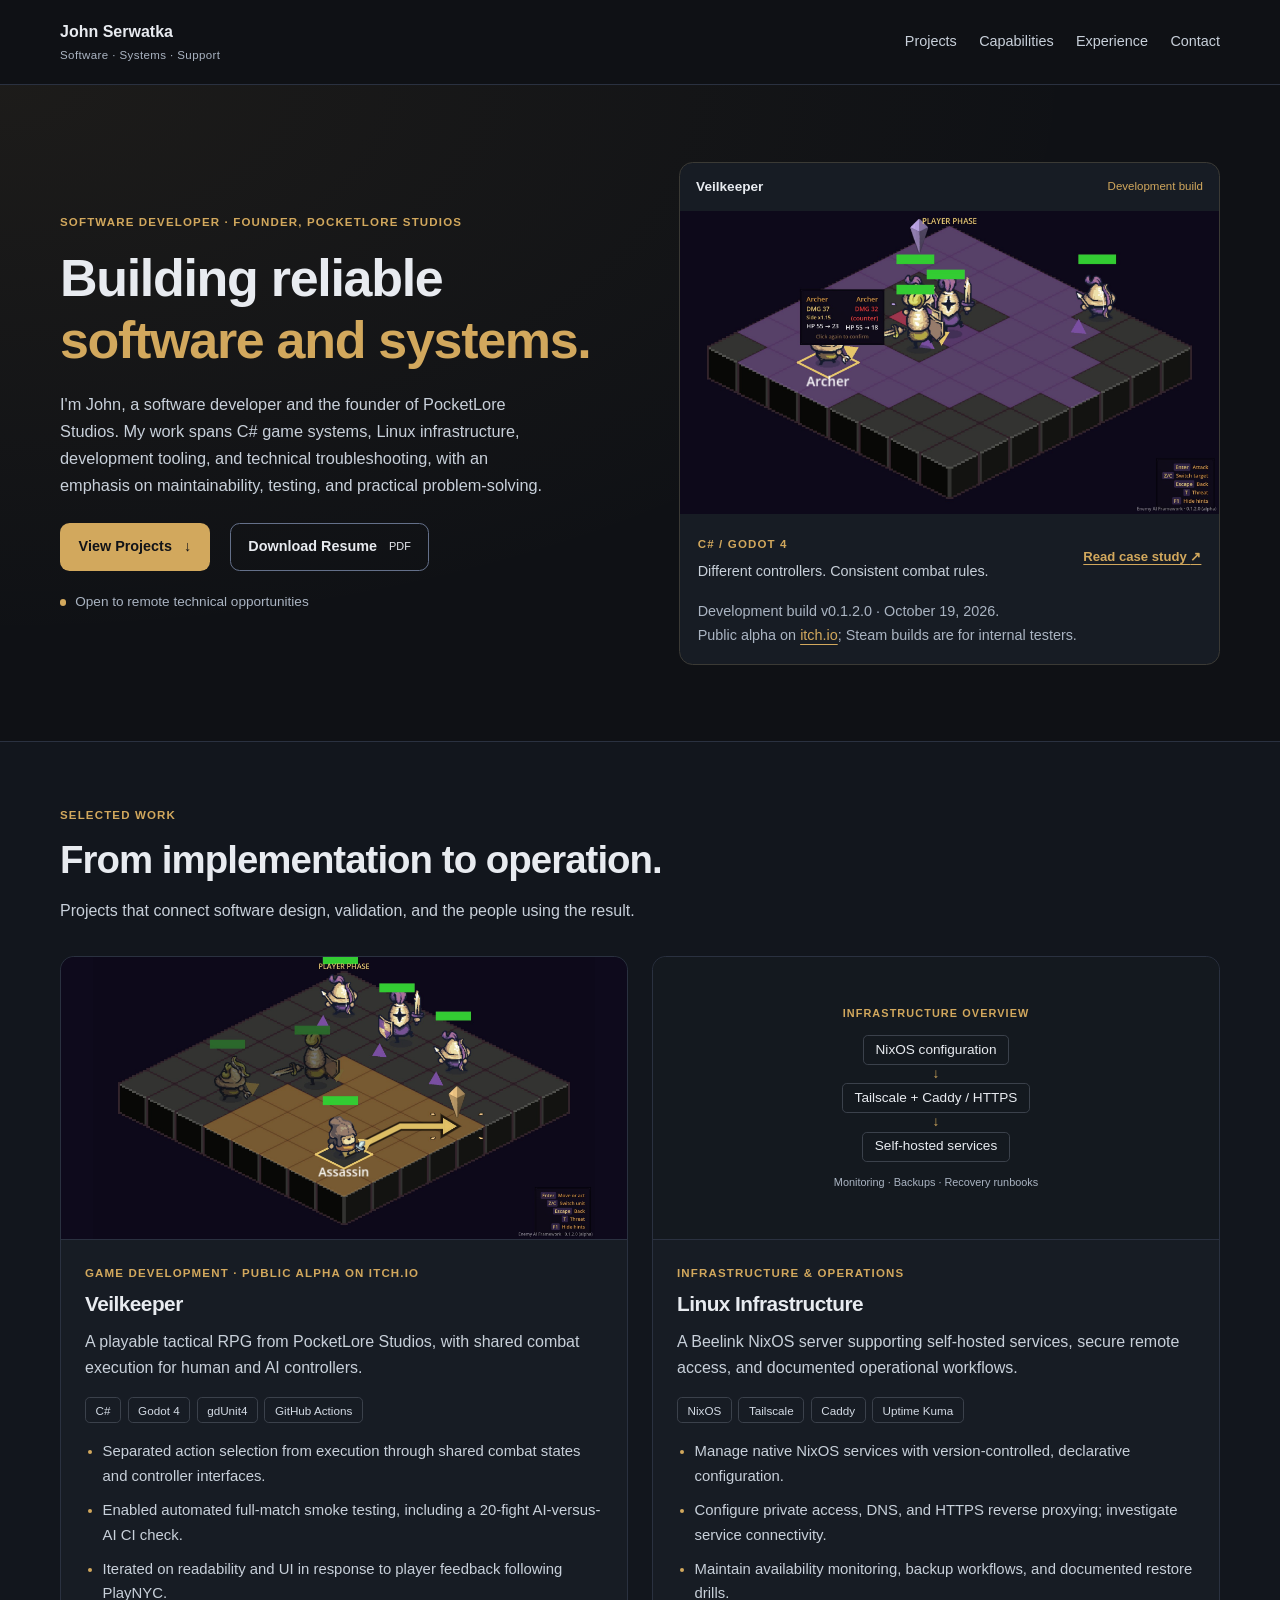
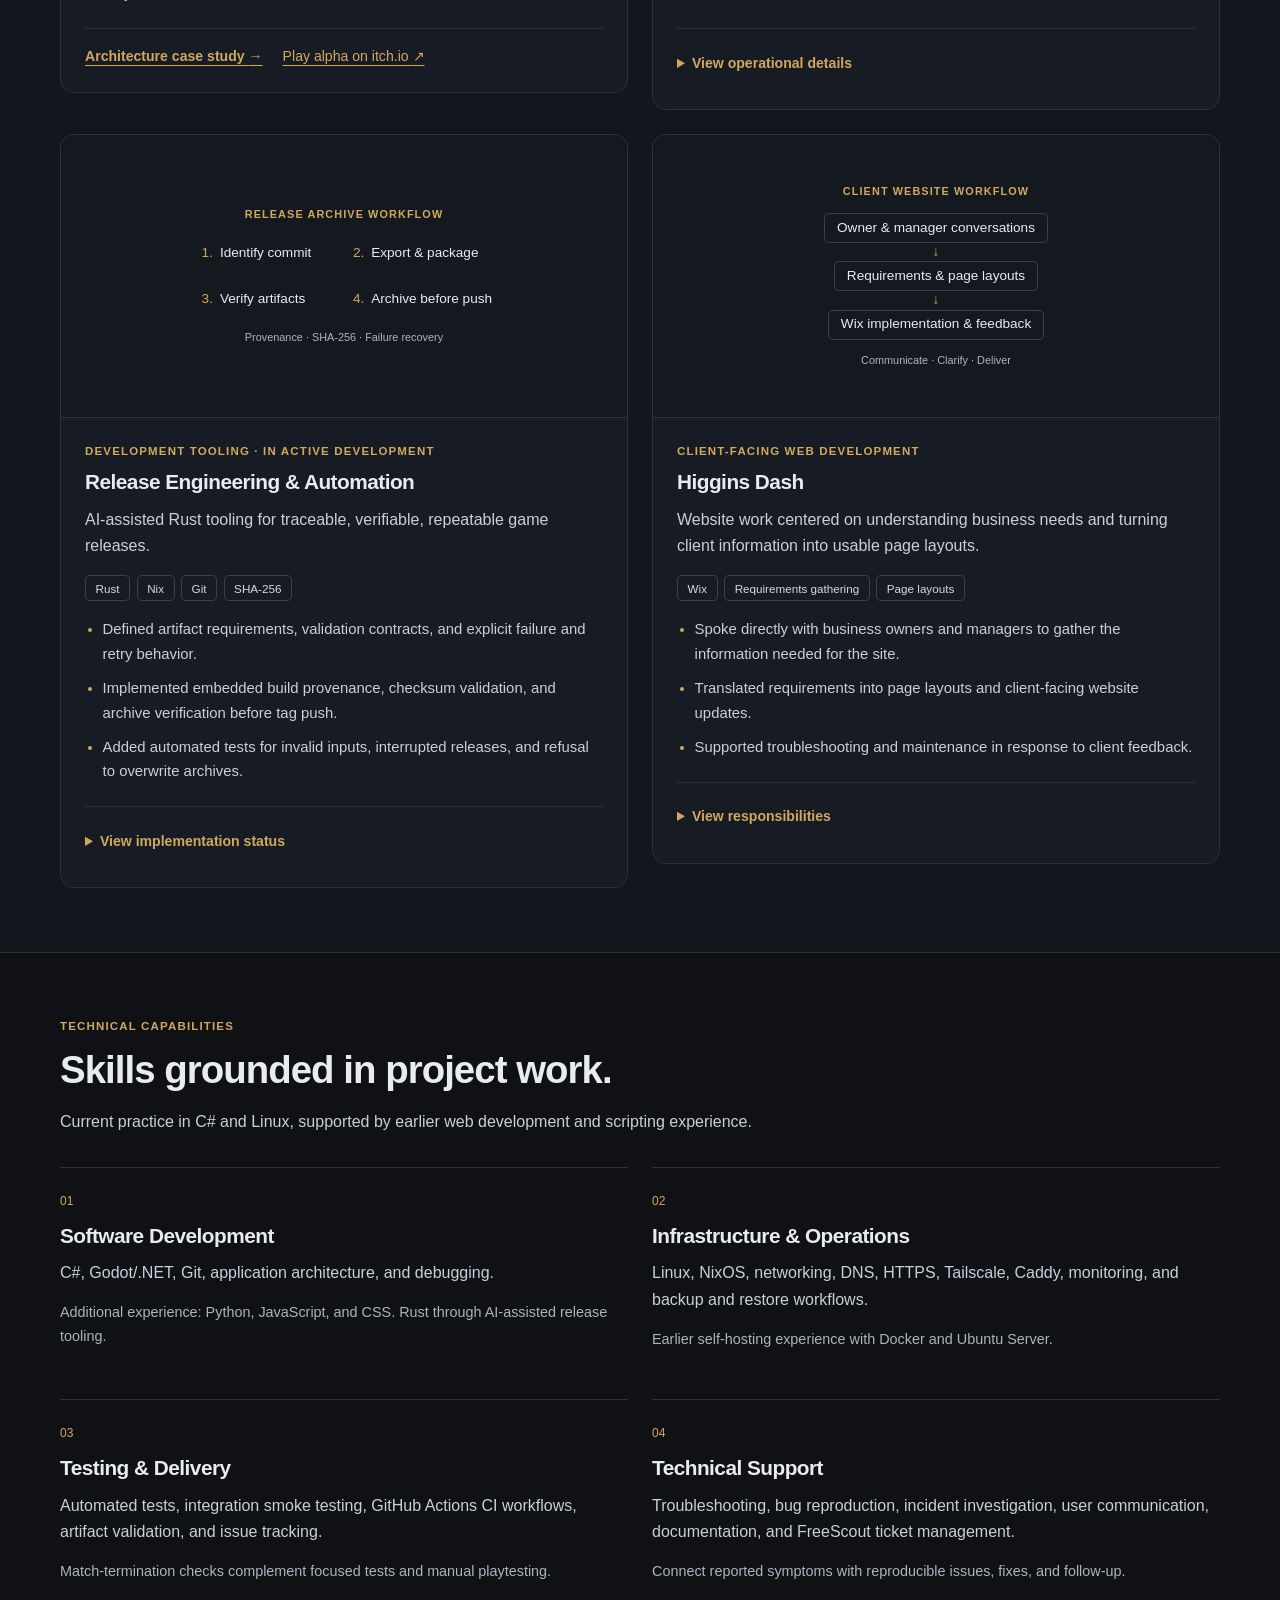
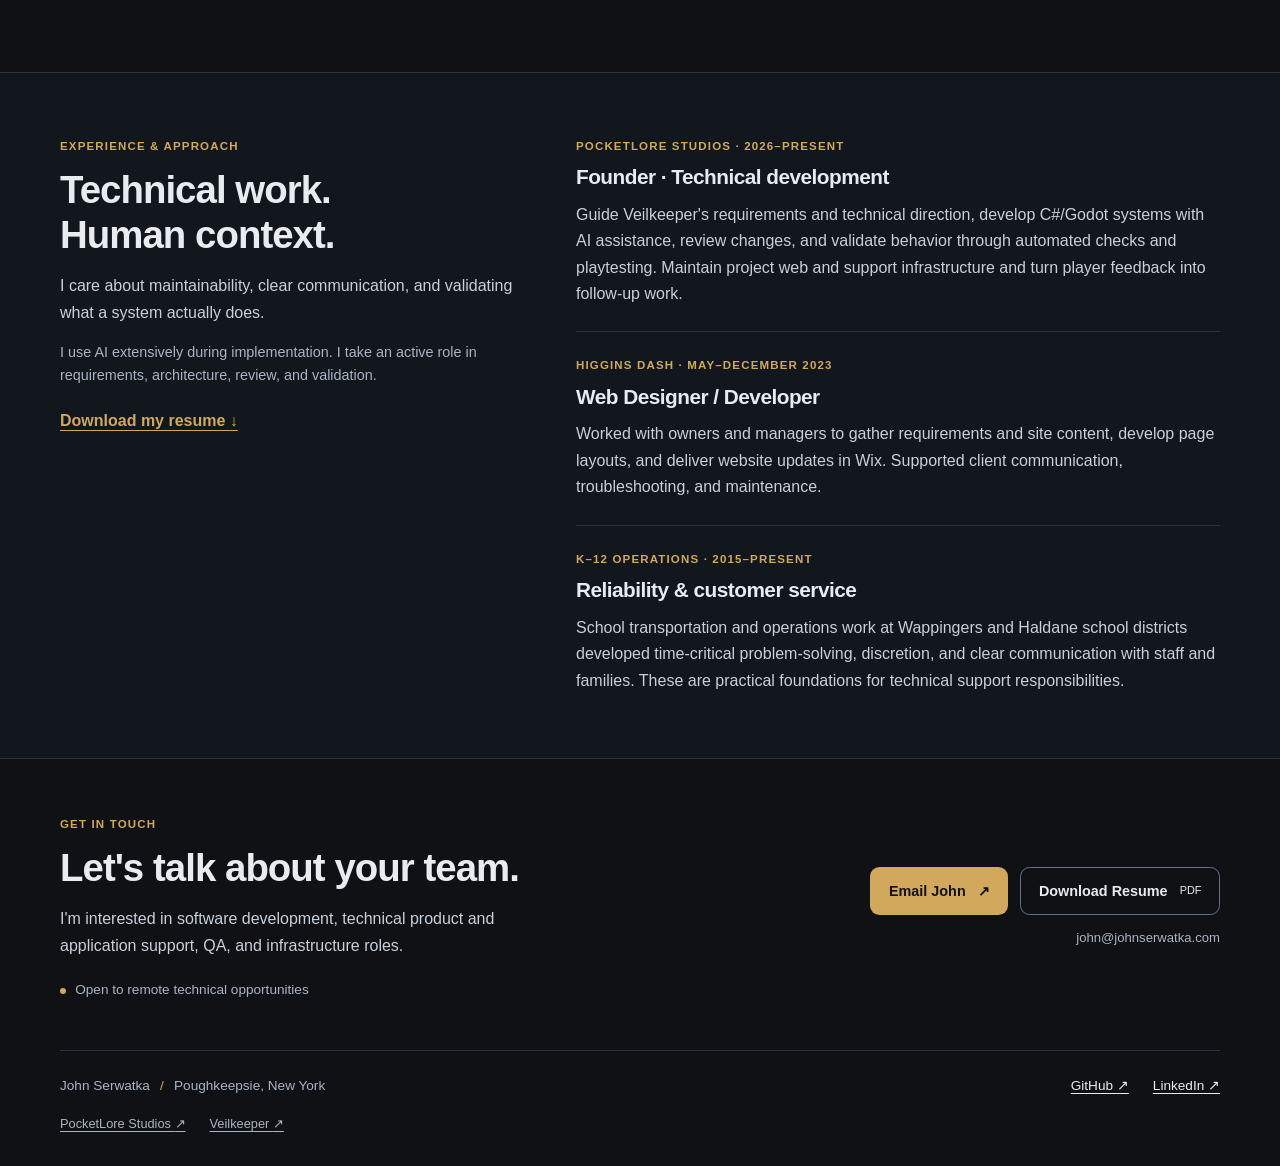
<file: index.html>
<!doctype html>
<html lang="en">
  <head>
    <meta charset="UTF-8" />
    <meta name="viewport" content="width=device-width, initial-scale=1.0" />
    <meta
      name="description"
      content="John Serwatka: software developer and PocketLore Studios founder. C# game systems, Linux infrastructure, automated testing, and technical support."
    />
    <meta name="theme-color" content="#0f1115" />
    <meta name="author" content="John Serwatka" />
    <link rel="canonical" href="https://johnserwatka.com/" />
    <meta property="og:type" content="website" />
    <meta property="og:site_name" content="John Serwatka" />
    <meta
      property="og:title"
      content="John Serwatka | Software, Systems &amp; Technical Support"
    />
    <meta
      property="og:description"
      content="C# game systems, Linux infrastructure, automated testing, and technical support. Explore John Serwatka's projects, case study, and resume."
    />
    <meta property="og:url" content="https://johnserwatka.com/" />
    <meta
      property="og:image"
      content="https://johnserwatka.com/img/veilkeeper-isometric.jpg"
    />
    <meta property="og:image:type" content="image/jpeg" />
    <meta property="og:image:width" content="1920" />
    <meta property="og:image:height" content="1080" />
    <meta
      property="og:image:alt"
      content="Veilkeeper development-build gameplay showing the isometric battlefield and combat preview."
    />
    <meta name="twitter:card" content="summary_large_image" />
    <meta
      name="twitter:title"
      content="John Serwatka | Software, Systems &amp; Technical Support"
    />
    <meta
      name="twitter:description"
      content="C# game systems, Linux infrastructure, automated testing, and technical support. Projects, case study, and resume."
    />
    <meta
      name="twitter:image"
      content="https://johnserwatka.com/img/veilkeeper-isometric.jpg"
    />
    <meta
      name="twitter:image:alt"
      content="Veilkeeper development-build gameplay showing the isometric battlefield and combat preview."
    />
    <title>John Serwatka | Software, Systems &amp; Technical Support</title>
    <link rel="icon" href="/icon.svg" type="image/svg+xml" />
    <link rel="stylesheet" href="/css/style.css" />
  </head>
  <body>
    <a class="skip-link" href="#main">Skip to content</a>
    <header class="site-header" id="top">
      <div class="container header-inner">
        <a href="/" class="site-title"
          >John Serwatka<span>Software · Systems · Support</span></a
        >
        <nav class="site-nav" aria-label="Primary navigation">
          <a href="#projects">Projects</a>
          <a href="#focus">Capabilities</a>
          <a href="#about">Experience</a>
          <a href="#contact">Contact</a>
        </nav>
      </div>
    </header>

    <main id="main" tabindex="-1">
      <section class="hero" aria-labelledby="hero-heading">
        <div class="container hero-grid">
          <div class="hero-copy">
            <p class="eyebrow">
              Software developer · Founder, PocketLore Studios
            </p>
            <h1 id="hero-heading">
              Building reliable <span>software and systems.</span>
            </h1>
            <p class="hero-text">
              I'm John, a software developer and the founder of PocketLore
              Studios. My work spans C# game systems, Linux infrastructure,
              development tooling, and technical troubleshooting, with an
              emphasis on maintainability, testing, and practical
              problem-solving.
            </p>
            <div class="hero-actions">
              <a class="button button-primary" href="#projects"
                >View Projects <span aria-hidden="true">↓</span></a
              >
              <a
                class="button button-secondary"
                href="/files/John_Serwatka_Resume.pdf"
                download
                >Download Resume <span class="button-meta">PDF</span></a
              >
            </div>
            <p class="availability">Open to remote technical opportunities</p>
          </div>
          <figure class="hero-project">
            <div class="visual-heading">
              <span>Veilkeeper</span
              ><span class="status">Development build</span>
            </div>
            <a
              class="screenshot-link"
              href="/projects/veilkeeper/"
              aria-label="Read the Veilkeeper architecture case study"
            >
              <img
                src="/img/veilkeeper-isometric.jpg"
                width="1920"
                height="1080"
                alt="Veilkeeper v0.1.2.0 alpha on an isometric battlefield: an attack preview shows damage, remaining health, and the enemy's counterattack."
                fetchpriority="high"
              />
            </a>
            <figcaption>
              <div>
                <span class="eyebrow">C# / Godot 4</span>
                <p>Different controllers. Consistent combat rules.</p>
              </div>
              <a class="text-link" href="/projects/veilkeeper/"
                >Read case study <span aria-hidden="true">↗</span></a
              >
              <p class="image-note">
                Development build v0.1.2.0 · October 19, 2026.<br />
                Public alpha on
                <a href="https://pocketlore-studios.itch.io/veilkeeper"
                  >itch.io</a
                >; Steam builds are for internal testers.
              </p>
            </figcaption>
          </figure>
        </div>
      </section>

      <section
        id="projects"
        class="section section-alt"
        aria-labelledby="projects-heading"
      >
        <div class="container">
          <div class="section-heading section-heading-full">
            <p class="section-label">Selected work</p>
            <h2 id="projects-heading">From implementation to operation.</h2>
            <p>
              Projects that connect software design, validation, and the people
              using the result.
            </p>
          </div>
          <!-- Reusable project-card structure: visual, summary, tags, evidence, actions. -->
          <div class="card-grid">
            <article class="project-card" aria-labelledby="veilkeeper-title">
              <a
                class="project-visual screenshot-link"
                href="/projects/veilkeeper/"
                aria-label="Read the Veilkeeper architecture case study"
              >
                <img
                  src="/img/veilkeeper-movement.jpg"
                  width="1920"
                  height="1080"
                  alt="Veilkeeper v0.1.2.0 alpha showing an Assassin's movement range and routed path across the isometric board toward a gold crystal cursor."
                  loading="lazy"
                  decoding="async"
                />
              </a>
              <div class="card-body">
                <p class="card-label">
                  Game development · Public alpha on itch.io
                </p>
                <h3 id="veilkeeper-title">Veilkeeper</h3>
                <p>
                  A playable tactical RPG from PocketLore Studios, with shared
                  combat execution for human and AI controllers.
                </p>
                <ul class="tags" aria-label="Veilkeeper technologies">
                  <li>C#</li>
                  <li>Godot 4</li>
                  <li>gdUnit4</li>
                  <li>GitHub Actions</li>
                </ul>
                <ul class="accomplishments">
                  <li>
                    Separated action selection from execution through shared
                    combat states and controller interfaces.
                  </li>
                  <li>
                    Enabled automated full-match smoke testing, including a
                    20-fight AI-versus-AI CI check.
                  </li>
                  <li>
                    Iterated on readability and UI in response to player
                    feedback following PlayNYC.
                  </li>
                </ul>
                <div class="card-actions">
                  <a class="text-link" href="/projects/veilkeeper/"
                    >Architecture case study
                    <span aria-hidden="true">→</span></a
                  ><a href="https://pocketlore-studios.itch.io/veilkeeper"
                    >Play alpha on itch.io <span aria-hidden="true">↗</span></a
                  >
                </div>
              </div>
            </article>

            <article
              class="project-card"
              aria-labelledby="infrastructure-title"
            >
              <div class="project-visual system-visual">
                <p class="visual-kicker">Infrastructure overview</p>
                <div class="system-flow">
                  <span>NixOS configuration</span
                  ><span aria-hidden="true">↓</span
                  ><span>Tailscale + Caddy / HTTPS</span
                  ><span aria-hidden="true">↓</span
                  ><span>Self-hosted services</span>
                </div>
                <p class="visual-footnote">
                  Monitoring · Backups · Recovery runbooks
                </p>
              </div>
              <div class="card-body">
                <p class="card-label">Infrastructure &amp; operations</p>
                <h3 id="infrastructure-title">Linux Infrastructure</h3>
                <p>
                  A Beelink NixOS server supporting self-hosted services, secure
                  remote access, and documented operational workflows.
                </p>
                <ul class="tags" aria-label="Infrastructure technologies">
                  <li>NixOS</li>
                  <li>Tailscale</li>
                  <li>Caddy</li>
                  <li>Uptime Kuma</li>
                </ul>
                <ul class="accomplishments">
                  <li>
                    Manage native NixOS services with version-controlled,
                    declarative configuration.
                  </li>
                  <li>
                    Configure private access, DNS, and HTTPS reverse proxying;
                    investigate service connectivity.
                  </li>
                  <li>
                    Maintain availability monitoring, backup workflows, and
                    documented restore drills.
                  </li>
                </ul>
                <details class="project-details">
                  <summary>View operational details</summary>
                  <div>
                    <p>
                      The current server runs services including Nextcloud,
                      Vaultwarden, and FreeScout as native NixOS services.
                      Tailscale provides remote connectivity and Caddy handles
                      HTTPS access.
                    </p>
                    <p>
                      Operational work includes service health checks, failure
                      notifications, application-consistent backup preparation,
                      and recovery procedures. Docker experience comes from
                      earlier self-hosting work; this server does not run its
                      services in containers.
                    </p>
                  </div>
                </details>
              </div>
            </article>

            <article class="project-card" aria-labelledby="release-title">
              <div class="project-visual system-visual">
                <p class="visual-kicker">Release archive workflow</p>
                <ol class="release-flow">
                  <li>Identify commit</li>
                  <li>Export &amp; package</li>
                  <li>Verify artifacts</li>
                  <li>Archive before push</li>
                </ol>
                <p class="visual-footnote">
                  Provenance · SHA-256 · Failure recovery
                </p>
              </div>
              <div class="card-body">
                <p class="card-label">
                  Development tooling · In active development
                </p>
                <h3 id="release-title">Release Engineering &amp; Automation</h3>
                <p>
                  AI-assisted Rust tooling for traceable, verifiable, repeatable
                  game releases.
                </p>
                <ul class="tags" aria-label="Release tooling technologies">
                  <li>Rust</li>
                  <li>Nix</li>
                  <li>Git</li>
                  <li>SHA-256</li>
                </ul>
                <ul class="accomplishments">
                  <li>
                    Defined artifact requirements, validation contracts, and
                    explicit failure and retry behavior.
                  </li>
                  <li>
                    Implemented embedded build provenance, checksum validation,
                    and archive verification before tag push.
                  </li>
                  <li>
                    Added automated tests for invalid inputs, interrupted
                    releases, and refusal to overwrite archives.
                  </li>
                </ul>
                <details class="project-details">
                  <summary>View implementation status</summary>
                  <div>
                    <p>
                      The release archive and verification path is implemented,
                      with deterministic packaging, build-stamp readback, and
                      atomic archive promotion that refuses to overwrite an
                      existing release.
                    </p>
                    <p>
                      Store-upload orchestration is in development, with
                      supporting modules and a test harness implemented;
                      end-to-end publishing validation remains incomplete. My
                      role includes requirements, architecture decisions,
                      review, and validation, with extensive AI assistance
                      during implementation.
                    </p>
                  </div>
                </details>
              </div>
            </article>

            <article class="project-card" aria-labelledby="higgins-title">
              <div class="project-visual system-visual">
                <p class="visual-kicker">Client website workflow</p>
                <div class="system-flow">
                  <span>Owner &amp; manager conversations</span
                  ><span aria-hidden="true">↓</span
                  ><span>Requirements &amp; page layouts</span
                  ><span aria-hidden="true">↓</span
                  ><span>Wix implementation &amp; feedback</span>
                </div>
                <p class="visual-footnote">Communicate · Clarify · Deliver</p>
              </div>
              <div class="card-body">
                <p class="card-label">Client-facing web development</p>
                <h3 id="higgins-title">Higgins Dash</h3>
                <p>
                  Website work centered on understanding business needs and
                  turning client information into usable page layouts.
                </p>
                <ul
                  class="tags"
                  aria-label="Higgins Dash platform and practices"
                >
                  <li>Wix</li>
                  <li>Requirements gathering</li>
                  <li>Page layouts</li>
                </ul>
                <ul class="accomplishments">
                  <li>
                    Spoke directly with business owners and managers to gather
                    the information needed for the site.
                  </li>
                  <li>
                    Translated requirements into page layouts and client-facing
                    website updates.
                  </li>
                  <li>
                    Supported troubleshooting and maintenance in response to
                    client feedback.
                  </li>
                </ul>
                <details class="project-details">
                  <summary>View responsibilities</summary>
                  <div>
                    <p>
                      My main responsibilities were requirements communication
                      and page layouts: discussing the site with owners and
                      managers, clarifying what information visitors needed, and
                      organizing it for delivery in Wix.
                    </p>
                    <p>
                      This was prior client work. The focus here is the
                      requirements, implementation, troubleshooting, and
                      maintenance experience.
                    </p>
                  </div>
                </details>
              </div>
            </article>
          </div>
        </div>
      </section>

      <section
        id="focus"
        class="section"
        aria-labelledby="capabilities-heading"
      >
        <div class="container">
          <div class="section-heading section-heading-full">
            <p class="section-label">Technical capabilities</p>
            <h2 id="capabilities-heading">Skills grounded in project work.</h2>
            <p>
              Current practice in C# and Linux, supported by earlier web
              development and scripting experience.
            </p>
          </div>
          <div class="capability-grid">
            <article class="capability">
              <span class="capability-number" aria-hidden="true">01</span>
              <h3>Software Development</h3>
              <p>
                C#, Godot/.NET, Git, application architecture, and debugging.
              </p>
              <p class="card-note">
                Additional experience: Python, JavaScript, and CSS. Rust through
                AI-assisted release tooling.
              </p>
            </article>
            <article class="capability">
              <span class="capability-number" aria-hidden="true">02</span>
              <h3>Infrastructure &amp; Operations</h3>
              <p>
                Linux, NixOS, networking, DNS, HTTPS, Tailscale, Caddy,
                monitoring, and backup and restore workflows.
              </p>
              <p class="card-note">
                Earlier self-hosting experience with Docker and Ubuntu Server.
              </p>
            </article>
            <article class="capability">
              <span class="capability-number" aria-hidden="true">03</span>
              <h3>Testing &amp; Delivery</h3>
              <p>
                Automated tests, integration smoke testing, GitHub Actions CI
                workflows, artifact validation, and issue tracking.
              </p>
              <p class="card-note">
                Match-termination checks complement focused tests and manual
                playtesting.
              </p>
            </article>
            <article class="capability">
              <span class="capability-number" aria-hidden="true">04</span>
              <h3>Technical Support</h3>
              <p>
                Troubleshooting, bug reproduction, incident investigation, user
                communication, documentation, and FreeScout ticket management.
              </p>
              <p class="card-note">
                Connect reported symptoms with reproducible issues, fixes, and
                follow-up.
              </p>
            </article>
          </div>
        </div>
      </section>

      <section
        id="about"
        class="section section-alt"
        aria-labelledby="experience-heading"
      >
        <div class="container section-grid">
          <div class="section-heading">
            <p class="section-label">Experience &amp; approach</p>
            <h2 id="experience-heading">Technical work. Human context.</h2>
            <p>
              I care about maintainability, clear communication, and validating
              what a system actually does.
            </p>
            <p class="card-note">
              I use AI extensively during implementation. I take an active role
              in requirements, architecture, review, and validation.
            </p>
            <a
              class="text-link section-link"
              href="/files/John_Serwatka_Resume.pdf"
              download
              >Download my resume <span aria-hidden="true">↓</span></a
            >
          </div>
          <div class="experience-list">
            <article class="experience">
              <p class="card-label">PocketLore Studios · 2026–present</p>
              <h3>Founder · Technical development</h3>
              <p>
                Guide Veilkeeper's requirements and technical direction, develop
                C#/Godot systems with AI assistance, review changes, and
                validate behavior through automated checks and playtesting.
                Maintain project web and support infrastructure and turn player
                feedback into follow-up work.
              </p>
            </article>
            <article class="experience">
              <p class="card-label">Higgins Dash · May–December 2023</p>
              <h3>Web Designer / Developer</h3>
              <p>
                Worked with owners and managers to gather requirements and site
                content, develop page layouts, and deliver website updates in
                Wix. Supported client communication, troubleshooting, and
                maintenance.
              </p>
            </article>
            <article class="experience">
              <p class="card-label">K–12 operations · 2015–present</p>
              <h3>Reliability &amp; customer service</h3>
              <p>
                School transportation and operations work at Wappingers and
                Haldane school districts developed time-critical
                problem-solving, discretion, and clear communication with staff
                and families. These are practical foundations for technical
                support responsibilities.
              </p>
            </article>
          </div>
        </div>
      </section>
    </main>

    <footer id="contact" class="site-footer">
      <div class="container">
        <div class="contact-grid">
          <div>
            <p class="section-label">Get in touch</p>
            <h2>Let's talk about your team.</h2>
            <p class="contact-intro">
              I'm interested in software development, technical product and
              application support, QA, and infrastructure roles.
            </p>
            <p class="availability">Open to remote technical opportunities</p>
          </div>
          <div class="contact-actions">
            <a class="button button-primary" href="mailto:john@johnserwatka.com"
              >Email John <span aria-hidden="true">↗</span></a
            ><a
              class="button button-secondary"
              href="/files/John_Serwatka_Resume.pdf"
              download
              >Download Resume <span class="button-meta">PDF</span></a
            >
            <p class="contact-address">john@johnserwatka.com</p>
          </div>
        </div>
        <div class="footer-bottom">
          <p>
            John Serwatka <span aria-hidden="true">/</span> Poughkeepsie, New
            York
          </p>
          <nav class="footer-links" aria-label="Professional profiles">
            <a href="https://github.com/John-Serwatka"
              >GitHub <span aria-hidden="true">↗</span></a
            ><a href="https://www.linkedin.com/in/john-c-serwatka"
              >LinkedIn <span aria-hidden="true">↗</span></a
            >
          </nav>
        </div>
        <nav class="secondary-links" aria-label="Studio and game">
          <a href="https://pocketlorestudios.com/"
            >PocketLore Studios <span aria-hidden="true">↗</span></a
          ><a href="https://veilkeepergame.com/"
            >Veilkeeper <span aria-hidden="true">↗</span></a
          >
        </nav>
      </div>
    </footer>
  </body>
</html>
</file>
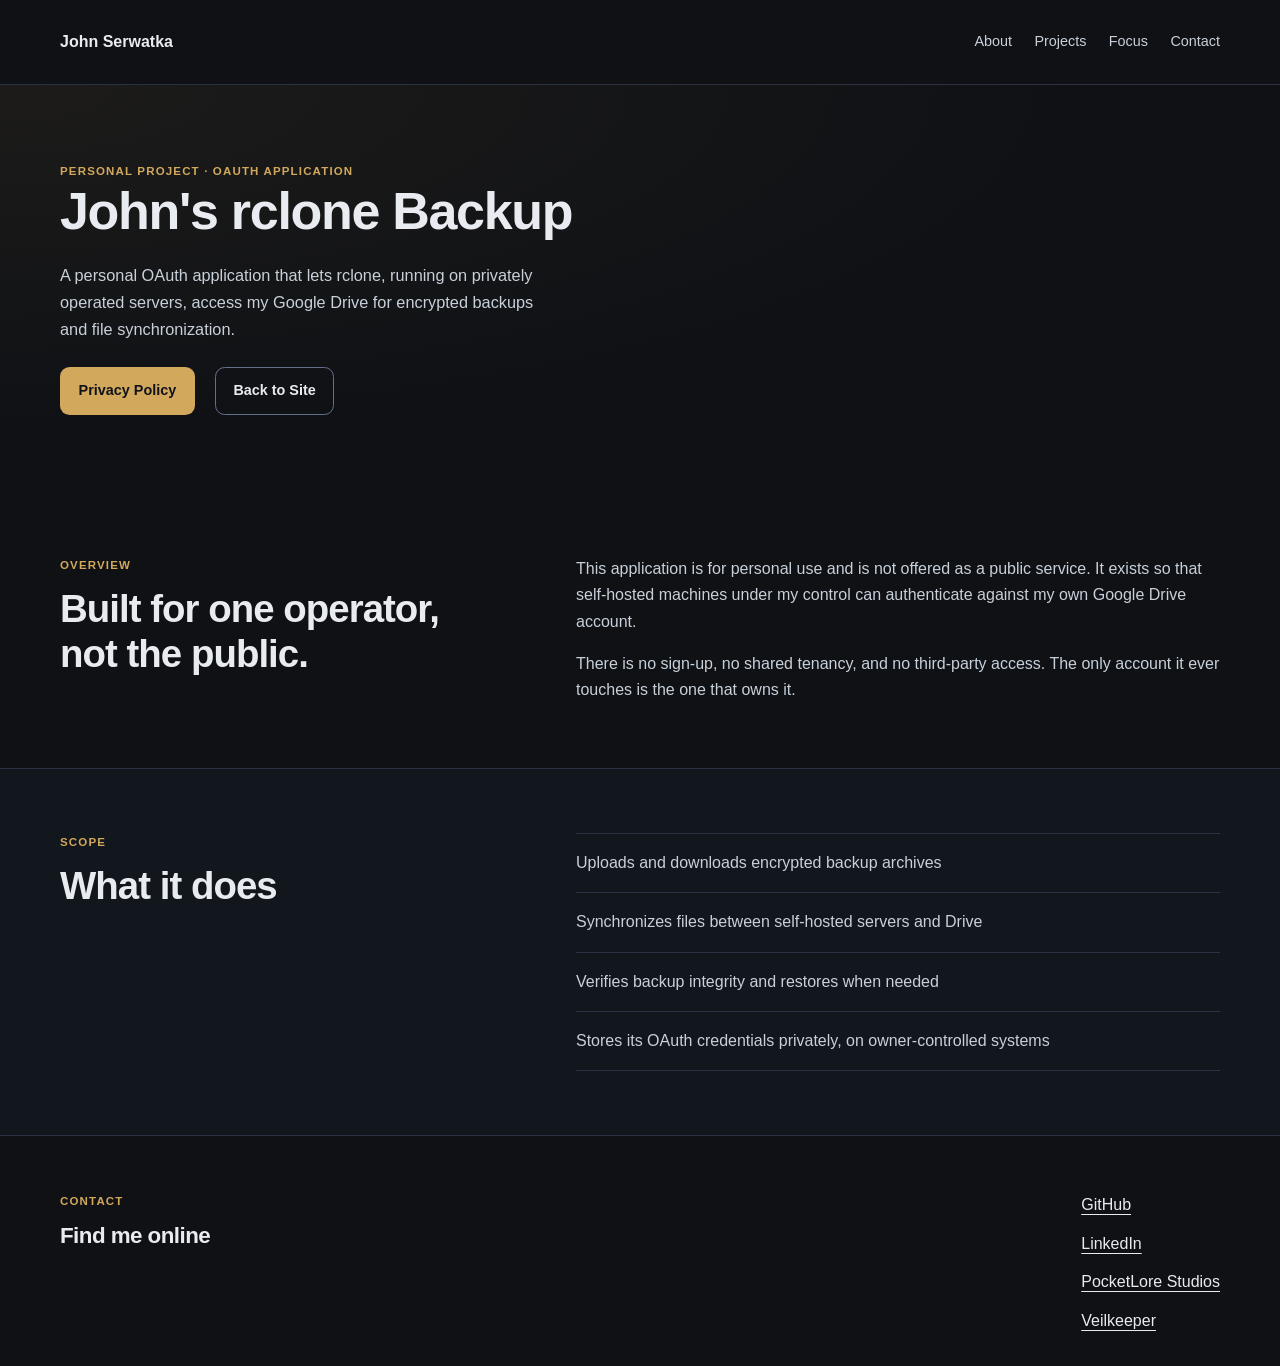
<file: rclone/index.html>
<!DOCTYPE html>
<html lang="en">
<head>
  <!-- Basic page metadata -->
  <meta charset="UTF-8" />
  <meta name="viewport" content="width=device-width, initial-scale=1.0" />
  <meta
    name="description"
    content="Information about John's rclone Backup, a personal OAuth application used for encrypted Google Drive backups."
  />
  <title>rclone Backup · John Serwatka</title>

  <!-- Main stylesheet -->
  <link rel="stylesheet" href="/css/style.css" />
</head>
<body>
<!-- Site header / top navigation -->
<header class="site-header">
  <div class="container header-inner">
    <a href="/" class="site-title">John Serwatka</a>

    <nav class="site-nav" aria-label="Primary navigation">
      <a href="/#about">About</a>
      <a href="/#projects">Projects</a>
      <a href="/#focus">Focus</a>
      <a href="/#contact">Contact</a>
    </nav>
  </div>
</header>

<main id="top">
  <!-- Hero section -->
  <section class="hero">
    <div class="container">
      <p class="eyebrow">Personal Project · OAuth Application</p>
      <h1>John's rclone Backup</h1>
      <p class="hero-text">
        A personal OAuth application that lets rclone, running on privately
        operated servers, access my Google Drive for encrypted backups and
        file synchronization.
      </p>

      <div class="hero-actions">
        <a class="button button-primary" href="/rclone/privacy/">Privacy Policy</a>
        <a class="button button-secondary" href="/">Back to Site</a>
      </div>
    </div>
  </section>

  <!-- Overview section -->
  <section id="overview" class="section">
    <div class="container section-grid">
      <div class="section-heading">
        <p class="section-label">Overview</p>
        <h2>Built for one operator, not the public.</h2>
      </div>

      <div class="section-content">
        <p>
          This application is for personal use and is not offered as a public
          service. It exists so that self-hosted machines under my control can
          authenticate against my own Google Drive account.
        </p>
        <p>
          There is no sign-up, no shared tenancy, and no third-party access.
          The only account it ever touches is the one that owns it.
        </p>
      </div>
    </div>
  </section>

  <!-- Scope section -->
  <section id="scope" class="section section-alt">
    <div class="container section-grid">
      <div class="section-heading">
        <p class="section-label">Scope</p>
        <h2>What it does</h2>
      </div>

      <div class="section-content">
        <ul class="focus-list">
          <li>Uploads and downloads encrypted backup archives</li>
          <li>Synchronizes files between self-hosted servers and Drive</li>
          <li>Verifies backup integrity and restores when needed</li>
          <li>Stores its OAuth credentials privately, on owner-controlled systems</li>
        </ul>
      </div>
    </div>
  </section>
</main>

<!-- Footer / contact links -->
<footer id="contact" class="site-footer">
  <div class="container footer-inner">
    <div>
      <p class="section-label">Contact</p>
      <h2 class="footer-title">Find me online</h2>
    </div>

    <ul class="footer-links">
      <li><a href="https://github.com/John-Serwatka" target="_blank" rel="noopener noreferrer">GitHub</a></li>
      <li><a href="https://www.linkedin.com/in/john-c-serwatka" target="_blank" rel="noopener noreferrer">LinkedIn</a></li>
      <li><a href="https://pocketlorestudios.com/" target="_blank" rel="noopener noreferrer">PocketLore Studios</a></li>
      <li><a href="https://veilkeepergame.com/" target="_blank" rel="noopener noreferrer">Veilkeeper</a></li>
    </ul>
  </div>
</footer>
</body>
</html>
</file>
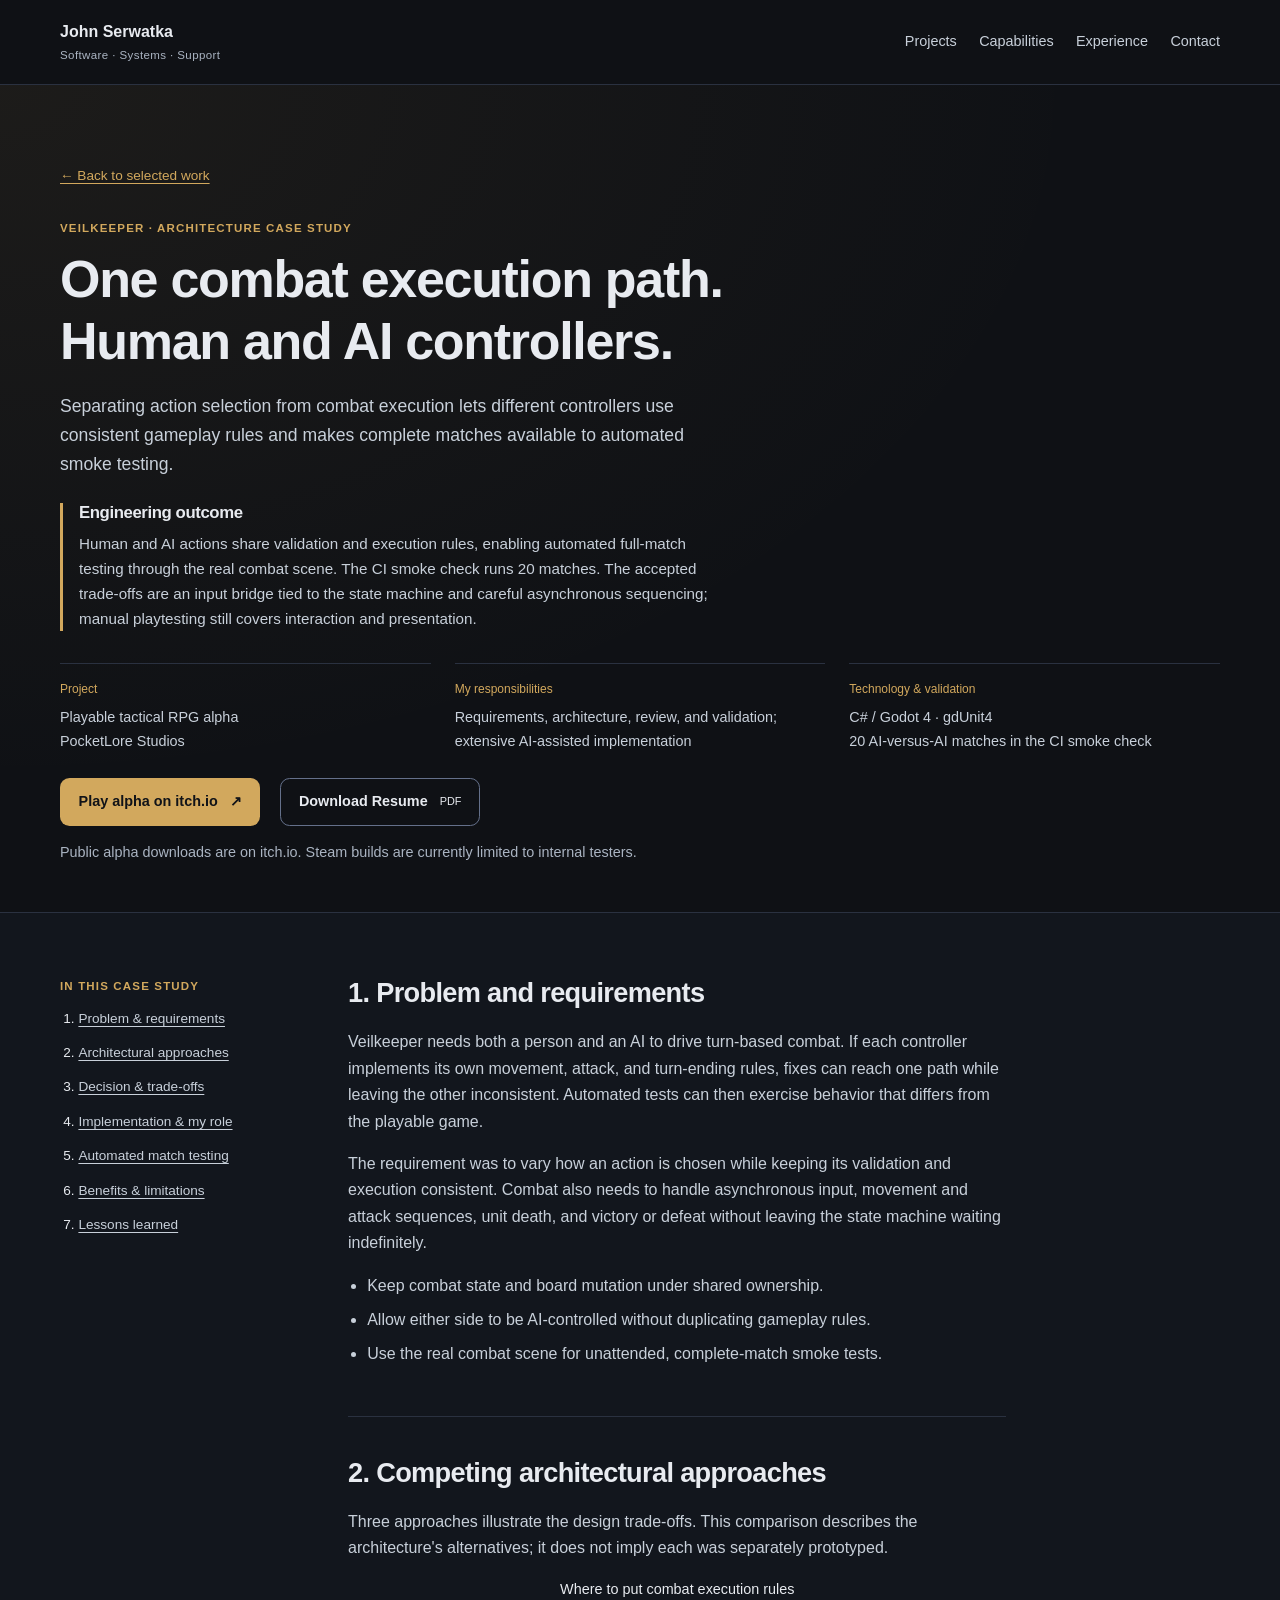
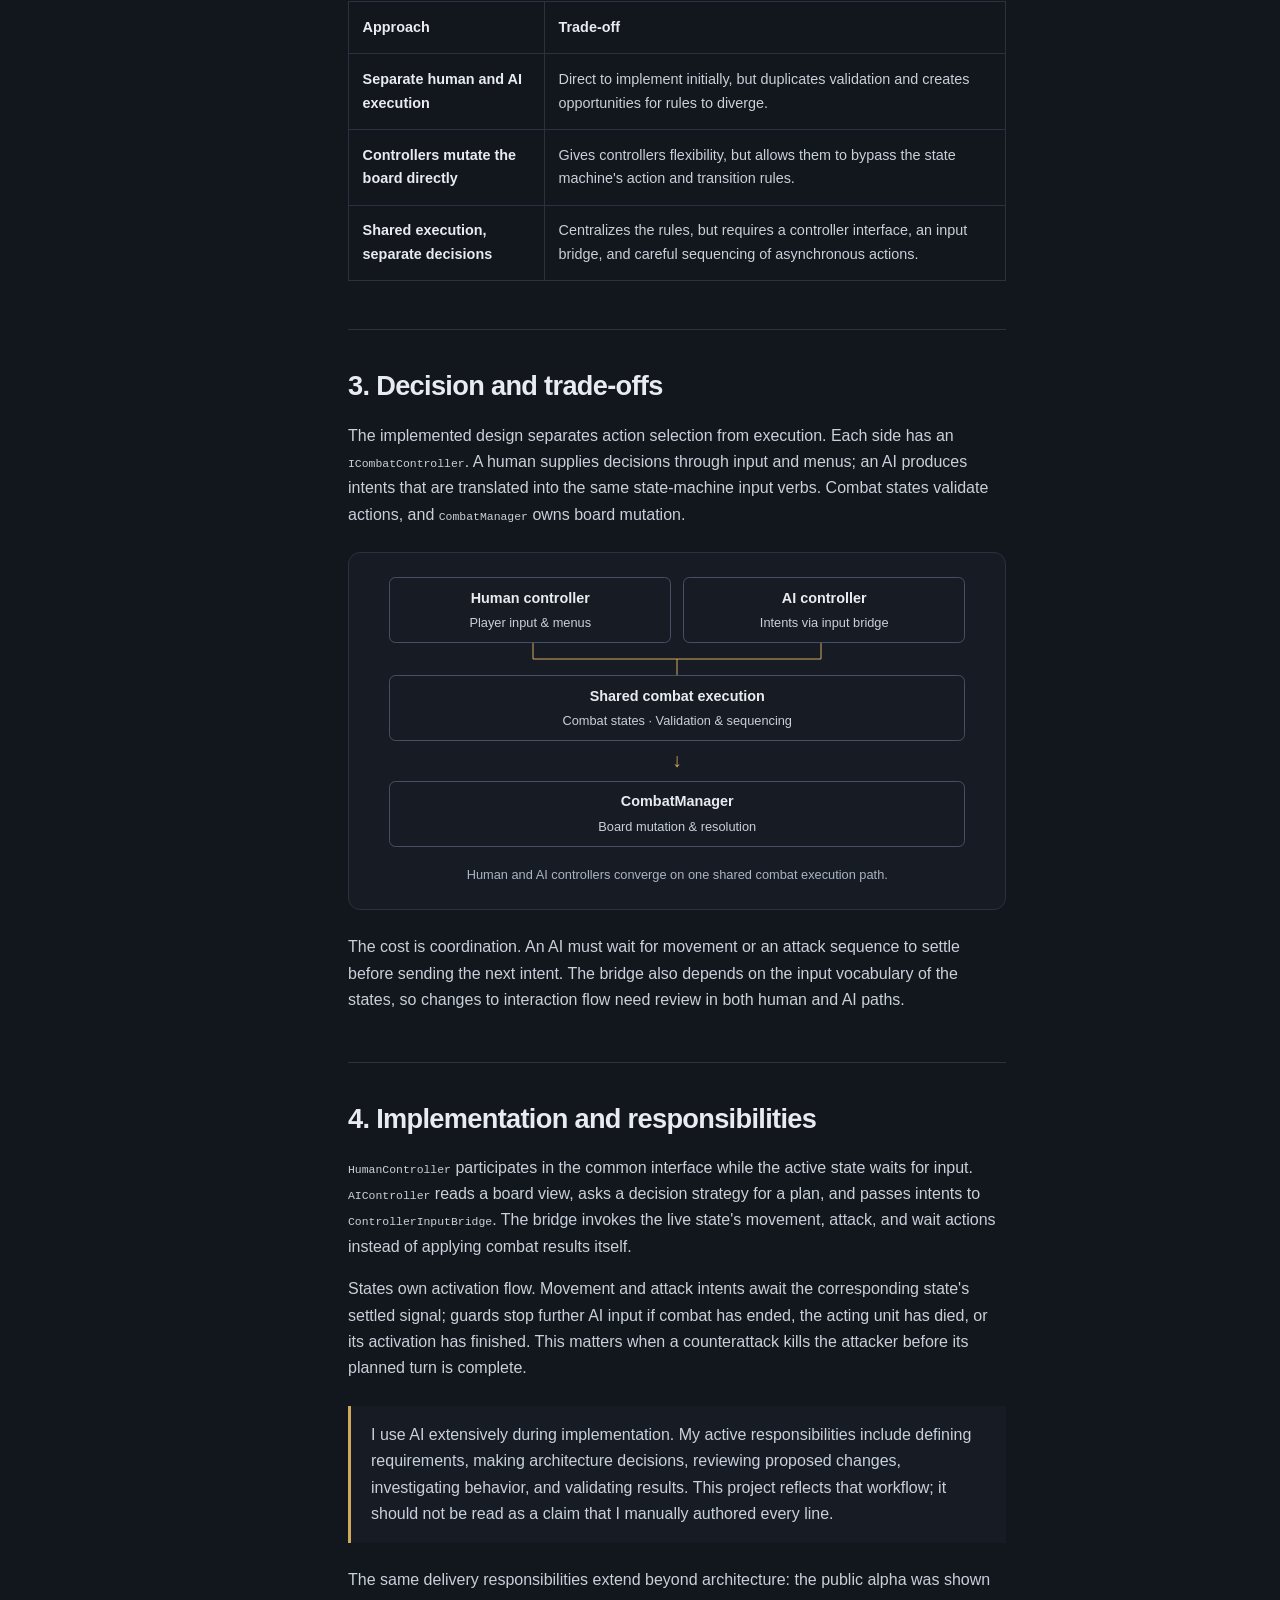
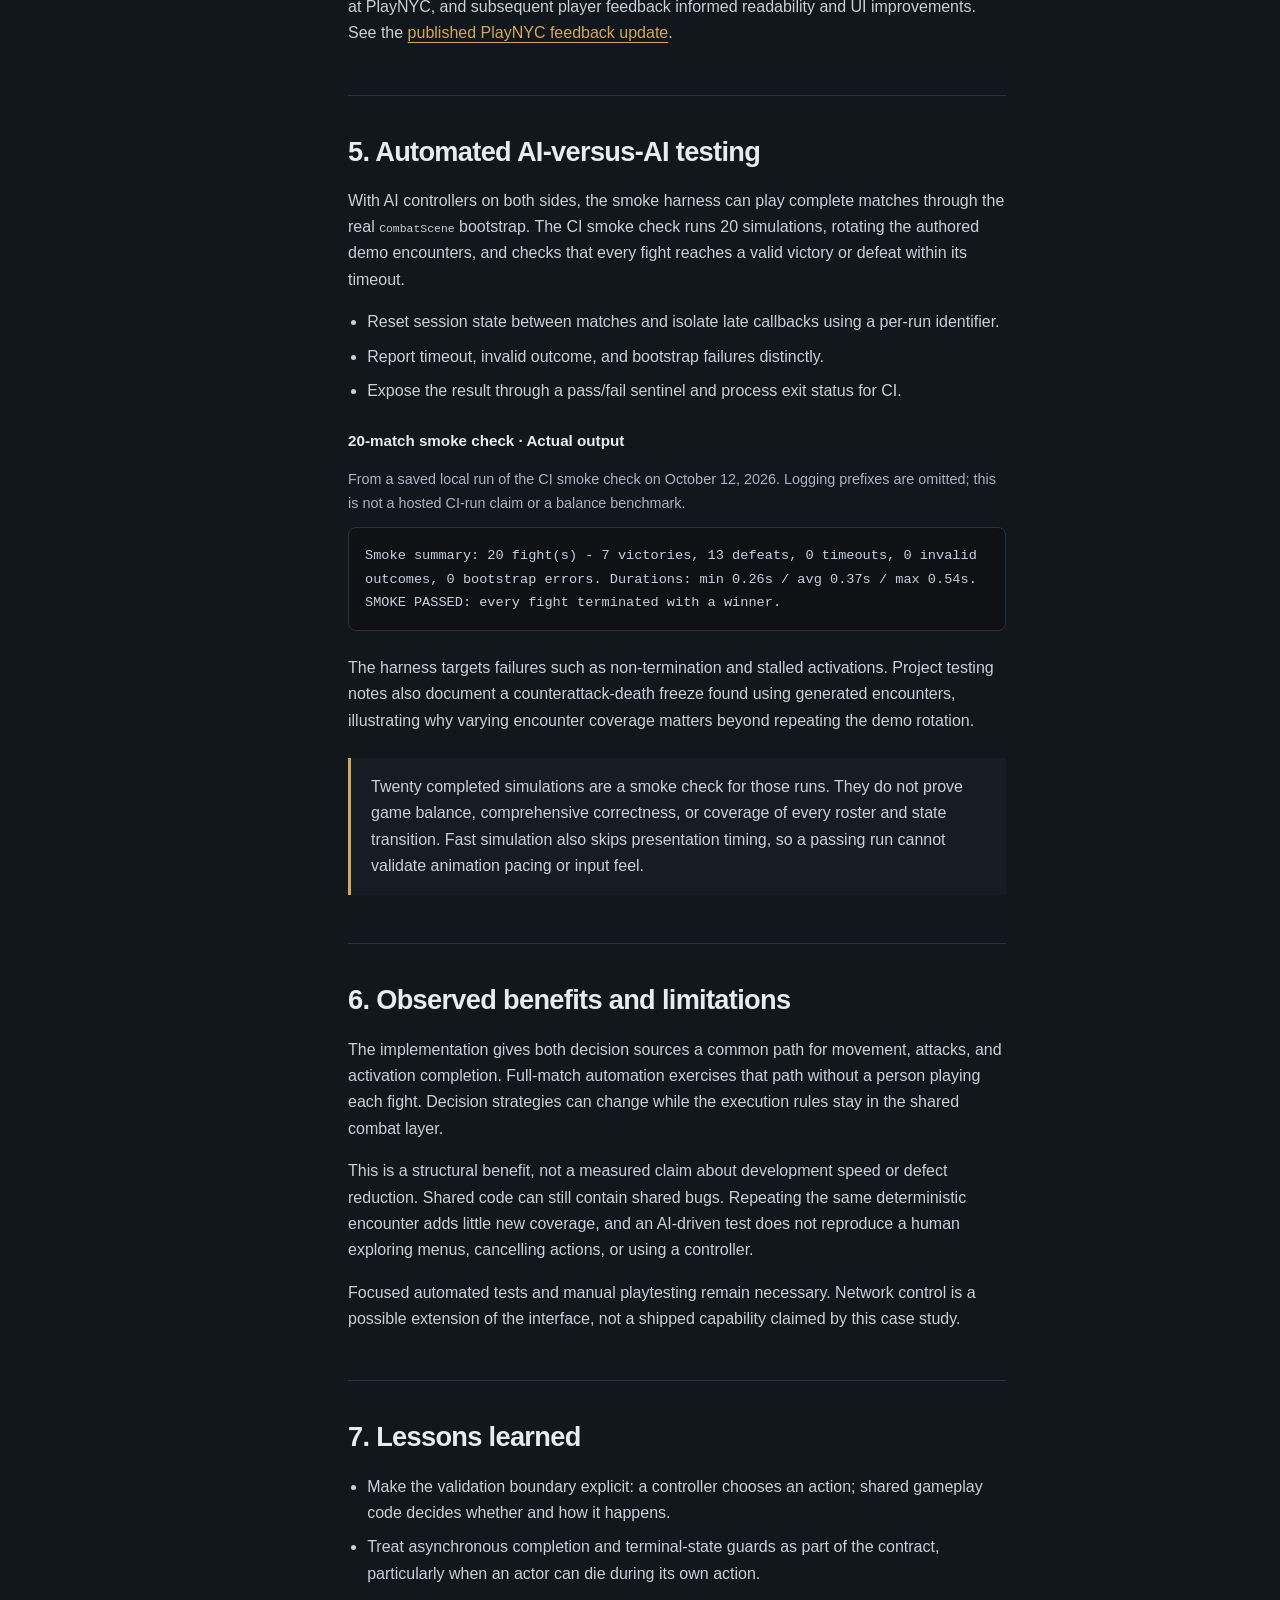
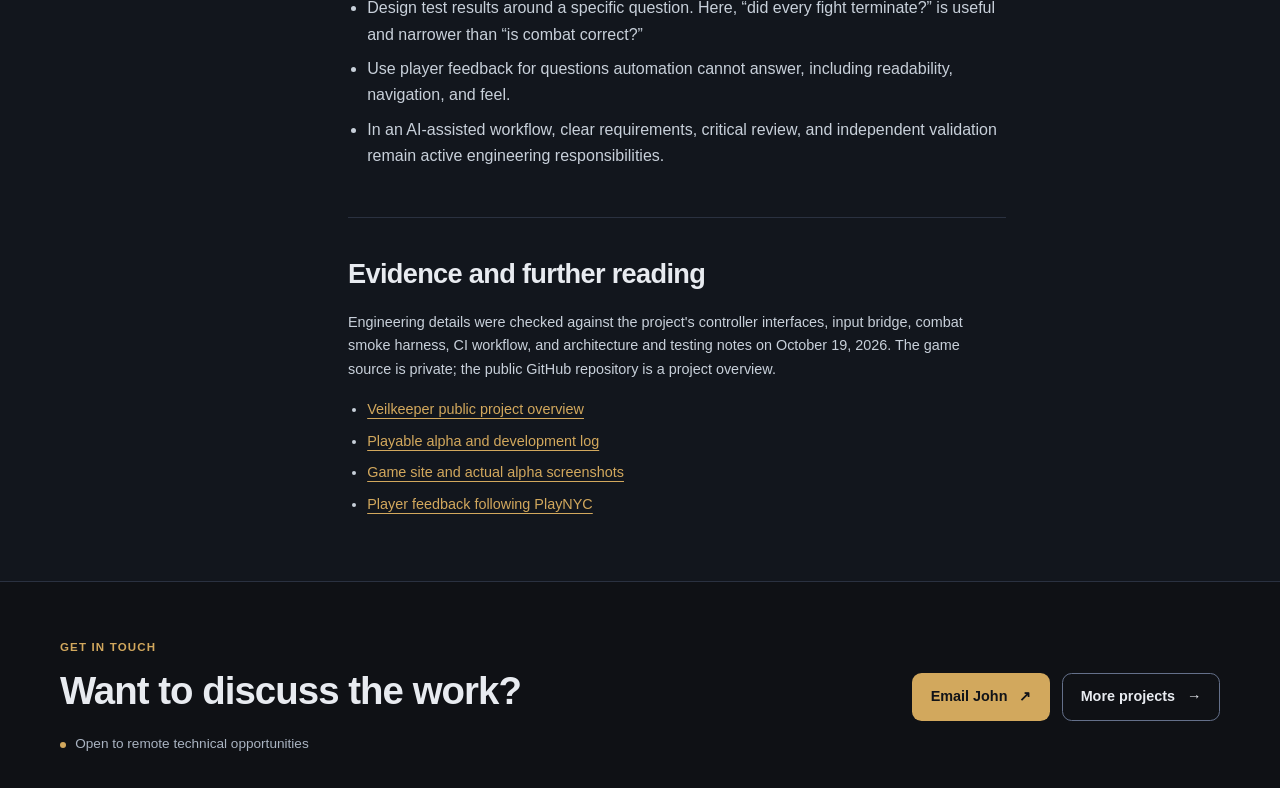
<file: projects/veilkeeper/index.html>
<!doctype html>
<html lang="en">
  <head>
    <meta charset="UTF-8" />
    <meta name="viewport" content="width=device-width, initial-scale=1.0" />
    <meta
      name="description"
      content="A Veilkeeper engineering case study: shared human and AI combat execution, state management, and 20-match automated smoke testing. By John Serwatka."
    />
    <meta name="theme-color" content="#0f1115" />
    <meta name="author" content="John Serwatka" />
    <link
      rel="canonical"
      href="https://johnserwatka.com/projects/veilkeeper/"
    />
    <meta property="og:type" content="article" />
    <meta property="og:site_name" content="John Serwatka" />
    <meta
      property="og:title"
      content="Veilkeeper: Shared Combat Architecture | John Serwatka"
    />
    <meta
      property="og:description"
      content="How human and AI controllers share combat rules in a C#/Godot tactical RPG, with complete-match smoke testing and an AI-assisted development workflow."
    />
    <meta
      property="og:url"
      content="https://johnserwatka.com/projects/veilkeeper/"
    />
    <meta
      property="og:image"
      content="https://johnserwatka.com/img/veilkeeper-isometric.jpg"
    />
    <meta property="og:image:type" content="image/jpeg" />
    <meta property="og:image:width" content="1920" />
    <meta property="og:image:height" content="1080" />
    <meta
      property="og:image:alt"
      content="Veilkeeper development-build gameplay showing an attack preview with damage and counter information."
    />
    <meta name="twitter:card" content="summary_large_image" />
    <meta
      name="twitter:title"
      content="Veilkeeper: Shared Combat Architecture | John Serwatka"
    />
    <meta
      name="twitter:description"
      content="Shared human and AI combat execution, complete-match smoke tests, and an AI-assisted development workflow."
    />
    <meta
      name="twitter:image"
      content="https://johnserwatka.com/img/veilkeeper-isometric.jpg"
    />
    <meta
      name="twitter:image:alt"
      content="Veilkeeper development-build gameplay showing an attack preview with damage and counter information."
    />
    <title>Veilkeeper: Shared Combat Architecture | John Serwatka</title>
    <link rel="icon" href="/icon.svg" type="image/svg+xml" />
    <link rel="stylesheet" href="/css/style.css" />
  </head>
  <body>
    <a class="skip-link" href="#main">Skip to content</a>
    <header class="site-header" id="top">
      <div class="container header-inner">
        <a href="/" class="site-title"
          >John Serwatka<span>Software · Systems · Support</span></a
        >
        <nav class="site-nav" aria-label="Primary navigation">
          <a href="/#projects">Projects</a>
          <a href="/#focus">Capabilities</a>
          <a href="/#about">Experience</a>
          <a href="/#contact">Contact</a>
        </nav>
      </div>
    </header>

    <main id="main" tabindex="-1">
      <section class="hero case-hero" aria-labelledby="case-heading">
        <div class="container">
          <a class="back-link" href="/#projects">← Back to selected work</a>
          <p class="section-label">Veilkeeper · Architecture case study</p>
          <h1 id="case-heading">
            One combat execution path. Human and AI controllers.
          </h1>
          <p class="case-intro">
            Separating action selection from combat execution lets different
            controllers use consistent gameplay rules and makes complete matches
            available to automated smoke testing.
          </p>
          <section
            class="engineering-outcome"
            aria-labelledby="engineering-outcome-heading"
          >
            <h2 id="engineering-outcome-heading">Engineering outcome</h2>
            <p>
              Human and AI actions share validation and execution rules,
              enabling automated full-match testing through the real combat
              scene. The CI smoke check runs 20 matches. The accepted trade-offs
              are an input bridge tied to the state machine and careful
              asynchronous sequencing; manual playtesting still covers
              interaction and presentation.
            </p>
          </section>
          <dl class="case-facts">
            <div>
              <dt>Project</dt>
              <dd>Playable tactical RPG alpha<br />PocketLore Studios</dd>
            </div>
            <div>
              <dt>My responsibilities</dt>
              <dd>
                Requirements, architecture, review, and validation; extensive
                AI-assisted implementation
              </dd>
            </div>
            <div>
              <dt>Technology &amp; validation</dt>
              <dd>
                C# / Godot 4 · gdUnit4<br />20 AI-versus-AI matches in the CI
                smoke check
              </dd>
            </div>
          </dl>
          <div class="hero-actions">
            <a
              class="button button-primary"
              href="https://pocketlore-studios.itch.io/veilkeeper"
              >Play alpha on itch.io <span aria-hidden="true">↗</span></a
            ><a
              class="button button-secondary"
              href="/files/John_Serwatka_Resume.pdf"
              download
              >Download Resume <span class="button-meta">PDF</span></a
            >
          </div>
          <p class="card-note">
            Public alpha downloads are on itch.io. Steam builds are currently
            limited to internal testers.
          </p>
        </div>
      </section>

      <div class="section section-alt">
        <div class="container case-layout">
          <nav class="case-toc" aria-label="Case study contents">
            <p class="section-label">In this case study</p>
            <ol>
              <li><a href="#problem">Problem &amp; requirements</a></li>
              <li><a href="#approaches">Architectural approaches</a></li>
              <li><a href="#decision">Decision &amp; trade-offs</a></li>
              <li>
                <a href="#implementation">Implementation &amp; my role</a>
              </li>
              <li><a href="#testing">Automated match testing</a></li>
              <li><a href="#outcomes">Benefits &amp; limitations</a></li>
              <li><a href="#lessons">Lessons learned</a></li>
            </ol>
          </nav>

          <article
            class="case-body"
            aria-label="Shared combat architecture case study"
          >
            <section id="problem" class="case-section">
              <h2>1. Problem and requirements</h2>
              <p>
                Veilkeeper needs both a person and an AI to drive turn-based
                combat. If each controller implements its own movement, attack,
                and turn-ending rules, fixes can reach one path while leaving
                the other inconsistent. Automated tests can then exercise
                behavior that differs from the playable game.
              </p>
              <p>
                The requirement was to vary how an action is chosen while
                keeping its validation and execution consistent. Combat also
                needs to handle asynchronous input, movement and attack
                sequences, unit death, and victory or defeat without leaving the
                state machine waiting indefinitely.
              </p>
              <ul>
                <li>
                  Keep combat state and board mutation under shared ownership.
                </li>
                <li>
                  Allow either side to be AI-controlled without duplicating
                  gameplay rules.
                </li>
                <li>
                  Use the real combat scene for unattended, complete-match smoke
                  tests.
                </li>
              </ul>
            </section>

            <section id="approaches" class="case-section">
              <h2>2. Competing architectural approaches</h2>
              <p>
                Three approaches illustrate the design trade-offs. This
                comparison describes the architecture's alternatives; it does
                not imply each was separately prototyped.
              </p>
              <table class="comparison">
                <caption>
                  Where to put combat execution rules
                </caption>
                <thead>
                  <tr>
                    <th scope="col">Approach</th>
                    <th scope="col">Trade-off</th>
                  </tr>
                </thead>
                <tbody>
                  <tr>
                    <th scope="row">Separate human and AI execution</th>
                    <td>
                      Direct to implement initially, but duplicates validation
                      and creates opportunities for rules to diverge.
                    </td>
                  </tr>
                  <tr>
                    <th scope="row">Controllers mutate the board directly</th>
                    <td>
                      Gives controllers flexibility, but allows them to bypass
                      the state machine's action and transition rules.
                    </td>
                  </tr>
                  <tr>
                    <th scope="row">Shared execution, separate decisions</th>
                    <td>
                      Centralizes the rules, but requires a controller
                      interface, an input bridge, and careful sequencing of
                      asynchronous actions.
                    </td>
                  </tr>
                </tbody>
              </table>
            </section>

            <section id="decision" class="case-section">
              <h2>3. Decision and trade-offs</h2>
              <p>
                The implemented design separates action selection from
                execution. Each side has an <code>ICombatController</code>. A
                human supplies decisions through input and menus; an AI produces
                intents that are translated into the same state-machine input
                verbs. Combat states validate actions, and
                <code>CombatManager</code> owns board mutation.
              </p>
              <figure
                class="architecture-flow"
                role="img"
                aria-labelledby="architecture-caption"
                aria-describedby="architecture-description"
              >
                <div class="architecture-visual" aria-hidden="true">
                  <div class="controller-options">
                    <span class="flow-box"
                      ><strong>Human controller</strong
                      ><span>Player input &amp; menus</span></span
                    >
                    <span class="flow-box"
                      ><strong>AI controller</strong
                      ><span>Intents via input bridge</span></span
                    >
                  </div>
                  <svg
                    class="convergence-lines"
                    viewBox="0 0 100 24"
                    preserveAspectRatio="none"
                    focusable="false"
                  >
                    <path
                      d="M25 0V12H75V0 M50 12V24"
                      vector-effect="non-scaling-stroke"
                    />
                  </svg>
                  <span class="flow-box"
                    ><strong>Shared combat execution</strong
                    ><span
                      >Combat states · Validation &amp; sequencing</span
                    ></span
                  >
                  <span class="flow-arrow">↓</span>
                  <span class="flow-box"
                    ><strong>CombatManager</strong
                    ><span>Board mutation &amp; resolution</span></span
                  >
                </div>
                <p id="architecture-description" class="visually-hidden">
                  The human controller receives player input and menu choices.
                  The AI controller sends intents through an input bridge. Both
                  converge on the same combat states for validation and
                  sequencing, then CombatManager applies board changes and
                  resolves combat.
                </p>
                <figcaption id="architecture-caption">
                  Human and AI controllers converge on one shared combat
                  execution path.
                </figcaption>
              </figure>
              <p>
                The cost is coordination. An AI must wait for movement or an
                attack sequence to settle before sending the next intent. The
                bridge also depends on the input vocabulary of the states, so
                changes to interaction flow need review in both human and AI
                paths.
              </p>
            </section>

            <section id="implementation" class="case-section">
              <h2>4. Implementation and responsibilities</h2>
              <p>
                <code>HumanController</code> participates in the common
                interface while the active state waits for input.
                <code>AIController</code> reads a board view, asks a decision
                strategy for a plan, and passes intents to
                <code>ControllerInputBridge</code>. The bridge invokes the live
                state's movement, attack, and wait actions instead of applying
                combat results itself.
              </p>
              <p>
                States own activation flow. Movement and attack intents await
                the corresponding state's settled signal; guards stop further AI
                input if combat has ended, the acting unit has died, or its
                activation has finished. This matters when a counterattack kills
                the attacker before its planned turn is complete.
              </p>
              <div class="case-callout">
                <p>
                  I use AI extensively during implementation. My active
                  responsibilities include defining requirements, making
                  architecture decisions, reviewing proposed changes,
                  investigating behavior, and validating results. This project
                  reflects that workflow; it should not be read as a claim that
                  I manually authored every line.
                </p>
              </div>
              <p>
                The same delivery responsibilities extend beyond architecture:
                the public alpha was shown at PlayNYC, and subsequent player
                feedback informed readability and UI improvements. See the
                <a
                  href="https://pocketlore-studios.itch.io/veilkeeper/devlog/1642081/playnyc-feedback-update"
                  >published PlayNYC feedback update</a
                >.
              </p>
            </section>

            <section id="testing" class="case-section">
              <h2>5. Automated AI-versus-AI testing</h2>
              <p>
                With AI controllers on both sides, the smoke harness can play
                complete matches through the real
                <code>CombatScene</code> bootstrap. The CI smoke check runs 20
                simulations, rotating the authored demo encounters, and checks
                that every fight reaches a valid victory or defeat within its
                timeout.
              </p>
              <ul>
                <li>
                  Reset session state between matches and isolate late callbacks
                  using a per-run identifier.
                </li>
                <li>
                  Report timeout, invalid outcome, and bootstrap failures
                  distinctly.
                </li>
                <li>
                  Expose the result through a pass/fail sentinel and process
                  exit status for CI.
                </li>
              </ul>
              <figure
                class="smoke-example"
                aria-labelledby="smoke-example-caption"
              >
                <figcaption id="smoke-example-caption">
                  20-match smoke check · Actual output
                </figcaption>
                <p class="card-note">
                  From a saved local run of the CI smoke check on October 12,
                  2026. Logging prefixes are omitted; this is not a hosted
                  CI-run claim or a balance benchmark.
                </p>
                <pre
                  class="smoke-output"
                ><code>Smoke summary: 20 fight(s) - 7 victories, 13 defeats, 0 timeouts, 0 invalid outcomes, 0 bootstrap errors. Durations: min 0.26s / avg 0.37s / max 0.54s.
SMOKE PASSED: every fight terminated with a winner.</code></pre>
              </figure>
              <p>
                The harness targets failures such as non-termination and stalled
                activations. Project testing notes also document a
                counterattack-death freeze found using generated encounters,
                illustrating why varying encounter coverage matters beyond
                repeating the demo rotation.
              </p>
              <div class="case-callout">
                <p>
                  Twenty completed simulations are a smoke check for those runs.
                  They do not prove game balance, comprehensive correctness, or
                  coverage of every roster and state transition. Fast simulation
                  also skips presentation timing, so a passing run cannot
                  validate animation pacing or input feel.
                </p>
              </div>
            </section>

            <section id="outcomes" class="case-section">
              <h2>6. Observed benefits and limitations</h2>
              <p>
                The implementation gives both decision sources a common path for
                movement, attacks, and activation completion. Full-match
                automation exercises that path without a person playing each
                fight. Decision strategies can change while the execution rules
                stay in the shared combat layer.
              </p>
              <p>
                This is a structural benefit, not a measured claim about
                development speed or defect reduction. Shared code can still
                contain shared bugs. Repeating the same deterministic encounter
                adds little new coverage, and an AI-driven test does not
                reproduce a human exploring menus, cancelling actions, or using
                a controller.
              </p>
              <p>
                Focused automated tests and manual playtesting remain necessary.
                Network control is a possible extension of the interface, not a
                shipped capability claimed by this case study.
              </p>
            </section>

            <section id="lessons" class="case-section">
              <h2>7. Lessons learned</h2>
              <ul>
                <li>
                  Make the validation boundary explicit: a controller chooses an
                  action; shared gameplay code decides whether and how it
                  happens.
                </li>
                <li>
                  Treat asynchronous completion and terminal-state guards as
                  part of the contract, particularly when an actor can die
                  during its own action.
                </li>
                <li>
                  Design test results around a specific question. Here, “did
                  every fight terminate?” is useful and narrower than “is combat
                  correct?”
                </li>
                <li>
                  Use player feedback for questions automation cannot answer,
                  including readability, navigation, and feel.
                </li>
                <li>
                  In an AI-assisted workflow, clear requirements, critical
                  review, and independent validation remain active engineering
                  responsibilities.
                </li>
              </ul>
            </section>

            <section
              class="case-section source-list"
              aria-labelledby="sources-heading"
            >
              <h2 id="sources-heading">Evidence and further reading</h2>
              <p>
                Engineering details were checked against the project's
                controller interfaces, input bridge, combat smoke harness, CI
                workflow, and architecture and testing notes on October 19,
                2026. The game source is private; the public GitHub repository
                is a project overview.
              </p>
              <ul>
                <li>
                  <a href="https://github.com/PocketLore-Studios/Veilkeeper"
                    >Veilkeeper public project overview</a
                  >
                </li>
                <li>
                  <a href="https://pocketlore-studios.itch.io/veilkeeper"
                    >Playable alpha and development log</a
                  >
                </li>
                <li>
                  <a href="https://veilkeepergame.com/"
                    >Game site and actual alpha screenshots</a
                  >
                </li>
                <li>
                  <a
                    href="https://pocketlore-studios.itch.io/veilkeeper/devlog/1642081/playnyc-feedback-update"
                    >Player feedback following PlayNYC</a
                  >
                </li>
              </ul>
            </section>
          </article>
        </div>
      </div>
    </main>

    <footer class="site-footer">
      <div class="container contact-grid">
        <div>
          <p class="section-label">Get in touch</p>
          <h2>Want to discuss the work?</h2>
          <p class="availability">Open to remote technical opportunities</p>
        </div>
        <div class="contact-actions">
          <a class="button button-primary" href="mailto:john@johnserwatka.com"
            >Email John <span aria-hidden="true">↗</span></a
          ><a class="button button-secondary" href="/#projects"
            >More projects <span aria-hidden="true">→</span></a
          >
        </div>
      </div>
    </footer>
  </body>
</html>
</file>
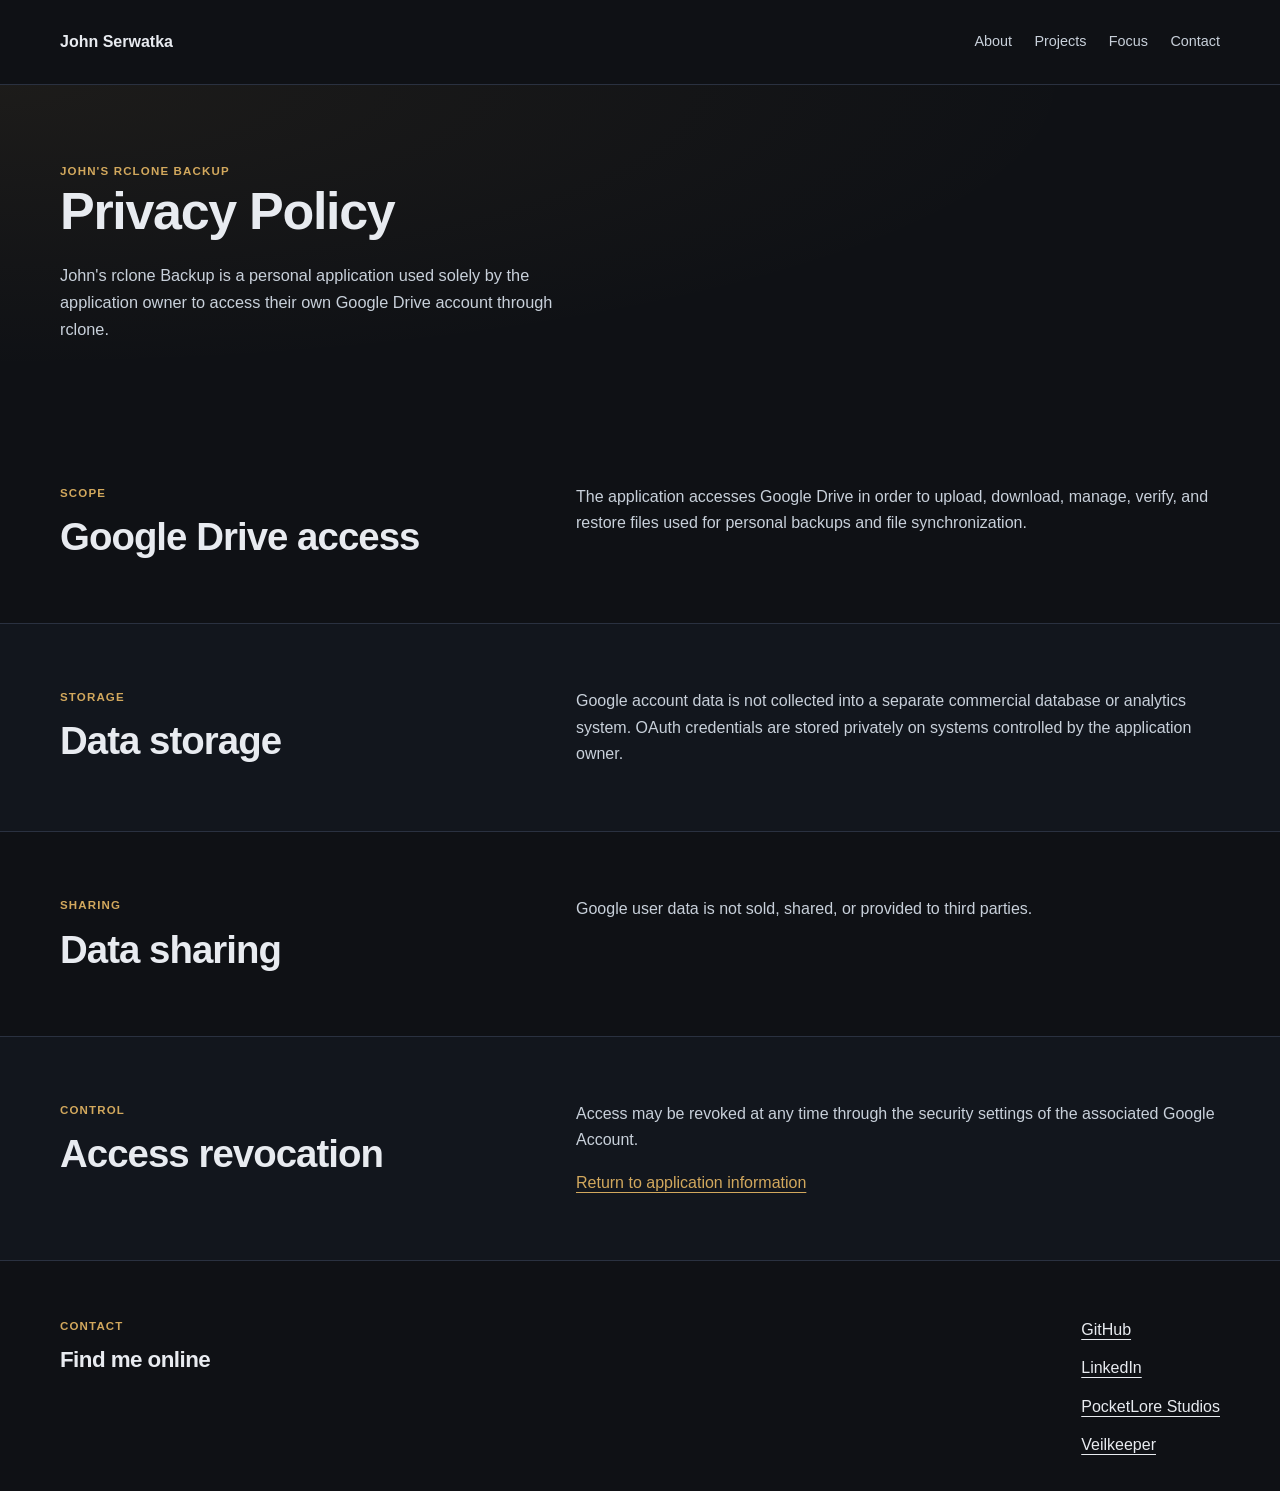
<file: rclone/privacy/index.html>
<!DOCTYPE html>
<html lang="en">
<head>
  <!-- Basic page metadata -->
  <meta charset="UTF-8" />
  <meta name="viewport" content="width=device-width, initial-scale=1.0" />
  <meta
    name="description"
    content="Privacy policy for John's rclone Backup, a personal OAuth application used for encrypted Google Drive backups."
  />
  <title>Privacy Policy · John's rclone Backup</title>

  <!-- Main stylesheet -->
  <link rel="stylesheet" href="/css/style.css" />
</head>
<body>
<!-- Site header / top navigation -->
<header class="site-header">
  <div class="container header-inner">
    <a href="/" class="site-title">John Serwatka</a>

    <nav class="site-nav" aria-label="Primary navigation">
      <a href="/#about">About</a>
      <a href="/#projects">Projects</a>
      <a href="/#focus">Focus</a>
      <a href="/#contact">Contact</a>
    </nav>
  </div>
</header>

<main id="top">
  <!-- Hero section -->
  <section class="hero">
    <div class="container">
      <p class="eyebrow">John's rclone Backup</p>
      <h1>Privacy Policy</h1>
      <p class="hero-text">
        John's rclone Backup is a personal application used solely by the
        application owner to access their own Google Drive account through
        rclone.
      </p>
    </div>
  </section>

  <!-- Google Drive access -->
  <section id="drive-access" class="section">
    <div class="container section-grid">
      <div class="section-heading">
        <p class="section-label">Scope</p>
        <h2>Google Drive access</h2>
      </div>

      <div class="section-content">
        <p>
          The application accesses Google Drive in order to upload, download,
          manage, verify, and restore files used for personal backups and file
          synchronization.
        </p>
      </div>
    </div>
  </section>

  <!-- Data storage -->
  <section id="data-storage" class="section section-alt">
    <div class="container section-grid">
      <div class="section-heading">
        <p class="section-label">Storage</p>
        <h2>Data storage</h2>
      </div>

      <div class="section-content">
        <p>
          Google account data is not collected into a separate commercial
          database or analytics system. OAuth credentials are stored privately
          on systems controlled by the application owner.
        </p>
      </div>
    </div>
  </section>

  <!-- Data sharing -->
  <section id="data-sharing" class="section">
    <div class="container section-grid">
      <div class="section-heading">
        <p class="section-label">Sharing</p>
        <h2>Data sharing</h2>
      </div>

      <div class="section-content">
        <p>
          Google user data is not sold, shared, or provided to third parties.
        </p>
      </div>
    </div>
  </section>

  <!-- Access revocation -->
  <section id="revocation" class="section section-alt">
    <div class="container section-grid">
      <div class="section-heading">
        <p class="section-label">Control</p>
        <h2>Access revocation</h2>
      </div>

      <div class="section-content">
        <p>
          Access may be revoked at any time through the security settings of
          the associated Google Account.
        </p>

        <p>
          <a href="/rclone/">Return to application information</a>
        </p>
      </div>
    </div>
  </section>
</main>

<!-- Footer / contact links -->
<footer id="contact" class="site-footer">
  <div class="container footer-inner">
    <div>
      <p class="section-label">Contact</p>
      <h2 class="footer-title">Find me online</h2>
    </div>

    <ul class="footer-links">
      <li><a href="https://github.com/John-Serwatka" target="_blank" rel="noopener noreferrer">GitHub</a></li>
      <li><a href="https://www.linkedin.com/in/john-c-serwatka" target="_blank" rel="noopener noreferrer">LinkedIn</a></li>
      <li><a href="https://pocketlorestudios.com/" target="_blank" rel="noopener noreferrer">PocketLore Studios</a></li>
      <li><a href="https://veilkeepergame.com/" target="_blank" rel="noopener noreferrer">Veilkeeper</a></li>
    </ul>
  </div>
</footer>
</body>
</html>
</file>
<file: css/style.css>
/* Original charcoal / warm-gold identity, shared by the portfolio and case study. */
:root {
  color-scheme: dark;
  --background: #0f1115;
  --surface: #12161d;
  --card: #171c24;
  --text: #e8ebf0;
  --muted: #c8d0da;
  --subtle: #aab4c2;
  --gold: #d2a85d;
  --border: #2a3140;
}

*,
*::before,
*::after {
  box-sizing: border-box;
}
html {
  scroll-behavior: smooth;
  scroll-padding-top: 7rem;
}
body,
h1,
h2,
h3,
p,
ul,
ol,
figure {
  margin: 0;
}
body {
  background: var(--background);
  color: var(--text);
  font-family: Arial, Helvetica, sans-serif;
  line-height: 1.65;
}
img {
  display: block;
  max-width: 100%;
  height: auto;
}
a {
  color: var(--gold);
  text-underline-offset: 0.25em;
  text-decoration-thickness: 1px;
}
a:hover {
  color: #f0cf98;
}
:focus-visible {
  outline: 2px solid var(--gold);
  outline-offset: 5px;
}
::selection {
  background: var(--gold);
  color: var(--background);
}
.container {
  width: min(1160px, calc(100% - 3rem));
  margin-inline: auto;
}
h1,
h2,
h3 {
  line-height: 1.18;
  letter-spacing: -0.025em;
  text-wrap: balance;
}
h1 {
  max-width: 20ch;
  font-size: clamp(2.5rem, 4.1vw, 3.25rem);
}
h1 span {
  color: var(--gold);
}
h2 {
  font-size: clamp(1.8rem, 3vw, 2.4rem);
}
h3 {
  font-size: 1.3rem;
}
p {
  color: var(--muted);
}
.eyebrow,
.section-label,
.card-label,
.visual-kicker {
  color: var(--gold);
  font-size: 0.72rem;
  font-weight: 700;
  letter-spacing: 0.1em;
  text-transform: uppercase;
}
.section-label {
  margin-bottom: 0.7rem;
}
.card-note,
.image-note {
  color: var(--subtle);
  font-size: 0.9rem;
}
.card-note {
  margin-top: 0.9rem;
}
.skip-link {
  position: fixed;
  top: 0.75rem;
  left: 1rem;
  z-index: 20;
  padding: 0.75rem 1rem;
  background: var(--gold);
  color: var(--background);
  transform: translateY(-200%);
}
.skip-link:focus {
  transform: translateY(0);
}

/* Header and compact, two-column introduction. */
.site-header {
  position: sticky;
  top: 0;
  z-index: 10;
  isolation: isolate;
  border-bottom: 1px solid var(--border);
  background: var(--background);
}
.header-inner {
  display: flex;
  align-items: center;
  justify-content: space-between;
  min-height: 5.25rem;
  gap: 1.5rem;
}
.site-title {
  color: var(--text);
  font-size: 1rem;
  font-weight: 700;
  text-decoration: none;
}
.site-title span {
  display: block;
  color: var(--subtle);
  font-size: 0.72rem;
  font-weight: 400;
  letter-spacing: 0.035em;
}
.site-nav {
  display: flex;
  flex-wrap: wrap;
  gap: 0.25rem 1.4rem;
}
.site-nav a {
  padding-block: 0.5rem;
  color: var(--muted);
  font-size: 0.9rem;
  text-decoration: none;
}
.site-nav a:hover {
  color: var(--gold);
}
.hero {
  padding: clamp(3rem, 6vw, 5rem) 0;
  background: radial-gradient(
    ellipse at top left,
    rgba(210, 168, 93, 0.07),
    transparent 60%
  );
}
.hero-grid {
  display: grid;
  grid-template-columns: 1.05fr 1fr;
  align-items: center;
  gap: clamp(2rem, 4vw, 3.5rem);
}
.hero-copy .eyebrow {
  margin-bottom: 1rem;
}
.hero-text {
  max-width: 55ch;
  margin-top: 1.25rem;
  font-size: 1.02rem;
}
.hero-actions,
.card-actions {
  display: flex;
  flex-wrap: wrap;
  align-items: center;
  gap: 0.8rem 1.25rem;
}
.hero-actions {
  margin-top: 1.5rem;
}
.button {
  display: inline-flex;
  align-items: center;
  justify-content: center;
  gap: 0.75rem;
  min-height: 3rem;
  padding: 0.7rem 1.1rem;
  border: 1px solid transparent;
  border-radius: 0.6rem;
  font-size: 0.9rem;
  font-weight: 700;
  text-decoration: none;
  transition:
    background-color 150ms ease,
    border-color 150ms ease;
}
.button-primary {
  background: var(--gold);
  color: #111318;
}
.button-primary:hover {
  background: #e6be7c;
  color: #111318;
}
.button-secondary {
  border-color: #64708a;
  color: var(--text);
}
.button-secondary:hover {
  border-color: var(--gold);
  background: #20232a;
  color: var(--text);
}
.button-meta {
  font-size: 0.68rem;
  font-weight: 400;
}
.availability {
  display: flex;
  align-items: baseline;
  gap: 0.55rem;
  margin-top: 1.25rem;
  color: var(--subtle);
  font-size: 0.85rem;
}
.availability::before {
  flex-shrink: 0;
  width: 0.4rem;
  height: 0.4rem;
  border-radius: 50%;
  background: var(--gold);
  content: "";
}
.hero-project {
  min-width: 0;
  overflow: hidden;
  border: 1px solid #3b3a35;
  border-radius: 0.85rem;
  background: var(--card);
}
.visual-heading {
  display: flex;
  flex-wrap: wrap;
  align-items: center;
  justify-content: space-between;
  gap: 0.5rem;
  padding: 0.8rem 1rem;
  font-size: 0.85rem;
  font-weight: 700;
}
.status {
  color: var(--gold);
  font-size: 0.72rem;
  font-weight: 400;
}
.screenshot-link {
  display: block;
}
.screenshot-link:focus-visible {
  position: relative;
  outline-offset: -4px;
}
.hero-project img {
  width: 100%;
}
.hero-project figcaption {
  display: flex;
  flex-wrap: wrap;
  align-items: center;
  justify-content: space-between;
  gap: 0.75rem;
  padding: 1rem 1.1rem;
}
.hero-project figcaption p {
  margin-top: 0.25rem;
  font-size: 0.9rem;
}
.text-link {
  font-weight: 700;
}
.hero-project .text-link {
  font-size: 0.82rem;
}
.image-note {
  flex-basis: 100%;
  font-size: 0.78rem;
}

/* Reusable project-card structure; all content remains available without JavaScript. */
.section {
  padding: clamp(3rem, 5vw, 4.5rem) 0;
}
.section-alt {
  border-block: 1px solid var(--border);
  background: var(--surface);
}
.section-grid {
  display: grid;
  grid-template-columns: 1fr 1.4fr;
  align-items: start;
  gap: 3.5rem;
}
.section-heading {
  max-width: 29rem;
}
.section-heading-full {
  max-width: 44rem;
  margin-bottom: 2rem;
}
.section-heading h2 + p {
  margin-top: 1rem;
}
.section-link {
  display: inline-block;
  margin-top: 1.25rem;
}
.card-grid,
.capability-grid {
  display: grid;
  grid-template-columns: repeat(2, minmax(0, 1fr));
  gap: 1.5rem;
}
.project-card {
  display: flex;
  align-self: start;
  flex-direction: column;
  min-width: 0;
  border: 1px solid var(--border);
  border-radius: 0.85rem;
  background: var(--card);
}
.project-card:hover,
.project-card:focus-within {
  border-color: #6b5a3e;
}
.project-visual {
  display: flex;
  flex-direction: column;
  justify-content: center;
  /* Explicit dimensions avoid Firefox deriving width from the minimum height. */
  width: 100%;
  min-width: 0;
  max-width: 100%;
  aspect-ratio: 16 / 8;
  min-height: 15rem;
  overflow: hidden;
  border-bottom: 1px solid var(--border);
  border-radius: 0.8rem 0.8rem 0 0;
}
.project-visual img {
  width: 100%;
  height: 100%;
  object-fit: contain;
  background: #0e0a1c;
}
.system-visual {
  gap: 0.75rem;
  padding: 1.5rem;
  background: #14191f;
  text-align: center;
}
.visual-kicker,
.visual-footnote {
  font-size: 0.68rem;
}
.visual-footnote {
  color: var(--subtle);
}
.system-flow {
  display: grid;
  justify-items: center;
  color: var(--text);
  font-size: 0.85rem;
  line-height: 1.35;
}
.system-flow span:nth-child(even) {
  color: var(--gold);
}
.system-flow span:nth-child(odd) {
  padding: 0.3rem 0.75rem;
  border: 1px solid #3b414b;
  border-radius: 0.3rem;
}
.release-flow {
  display: grid;
  grid-template-columns: repeat(2, minmax(0, 1fr));
  gap: 0.65rem 1.5rem;
  width: fit-content;
  margin-inline: auto;
  padding-left: 1.5rem;
  font-size: 0.85rem;
  text-align: left;
}
.release-flow li {
  padding: 0.4rem 0.2rem;
}
.release-flow li::marker {
  color: var(--gold);
}
.card-body {
  display: flex;
  flex: 1;
  flex-direction: column;
  align-items: start;
  padding: 1.5rem;
}
.card-body h3 {
  margin-block: 0.55rem 0.75rem;
}
.tags {
  display: flex;
  flex-wrap: wrap;
  gap: 0.4rem;
  margin-block: 1rem;
  padding: 0;
  list-style: none;
}
.tags li {
  padding: 0.15rem 0.6rem;
  border: 1px solid #3b414b;
  border-radius: 0.3rem;
  color: #d3dae4;
  font-size: 0.73rem;
}
.accomplishments {
  margin-bottom: 1.4rem;
  padding-left: 1.1rem;
  color: var(--muted);
  font-size: 0.93rem;
}
.accomplishments li + li {
  margin-top: 0.6rem;
}
.accomplishments li::marker {
  color: var(--gold);
}
.card-actions,
.project-details {
  width: 100%;
  margin-top: auto;
  padding-top: 1rem;
  border-top: 1px solid var(--border);
  font-size: 0.88rem;
}
.project-details summary {
  min-height: 2.5rem;
  padding-block: 0.4rem;
  color: var(--gold);
  font-weight: 700;
  cursor: pointer;
}
.project-details summary:hover {
  color: #f0cf98;
}
.project-details[open] summary {
  margin-bottom: 0.5rem;
}
.project-details p + p {
  margin-top: 0.75rem;
}
.capability {
  padding: 1.5rem 0;
  border-top: 1px solid var(--border);
}
.capability-number {
  display: block;
  margin-bottom: 0.75rem;
  color: var(--gold);
  font-size: 0.75rem;
}
.capability h3 {
  margin-bottom: 0.75rem;
}
.experience {
  padding-block: 1.5rem;
  border-top: 1px solid var(--border);
}
.experience:first-child {
  padding-top: 0;
  border-top: 0;
}
.experience:last-child {
  padding-bottom: 0;
}
.experience h3 {
  margin-block: 0.6rem 0.75rem;
}

/* Hiring and contact destination. */
.site-footer {
  padding: 3.5rem 0 2rem;
}
.contact-grid {
  display: grid;
  grid-template-columns: 1.4fr 1fr;
  align-items: center;
  gap: 3rem;
}
.contact-intro {
  max-width: 52ch;
  margin-top: 1rem;
}
.contact-actions {
  display: flex;
  flex-wrap: wrap;
  justify-content: end;
  gap: 0.75rem;
}
.contact-address {
  width: 100%;
  color: var(--subtle);
  font-size: 0.82rem;
  overflow-wrap: anywhere;
  text-align: right;
}
.footer-bottom {
  display: flex;
  flex-wrap: wrap;
  justify-content: space-between;
  gap: 1rem;
  margin-top: 3rem;
  padding-top: 1.5rem;
  border-top: 1px solid var(--border);
  font-size: 0.85rem;
}
.footer-bottom p,
.secondary-links a {
  color: var(--subtle);
}
.footer-bottom p span {
  padding-inline: 0.4rem;
  color: var(--gold);
}
.footer-links,
.secondary-links {
  display: flex;
  flex-wrap: wrap;
  gap: 0.75rem 1.5rem;
}
.footer-links a {
  color: var(--text);
}
.secondary-links {
  margin-top: 1rem;
  font-size: 0.8rem;
}

/* Retain layouts used by the existing rclone information and privacy pages. */
.section-content p + p {
  margin-top: 1rem;
}
.focus-list {
  padding: 0;
  list-style: none;
}
.focus-list li {
  padding: 1rem 0;
  border-bottom: 1px solid var(--border);
  color: var(--muted);
}
.focus-list li:first-child {
  border-top: 1px solid var(--border);
}
.footer-inner {
  display: flex;
  justify-content: space-between;
  align-items: start;
  gap: 2rem;
}
.footer-title {
  margin-top: 0.35rem;
  font-size: 1.4rem;
}
ul.footer-links {
  display: block;
  padding: 0;
  list-style: none;
}
ul.footer-links li + li {
  margin-top: 0.75rem;
}

/* Recruiter-friendly case study, using the same typography and palette. */
.case-hero {
  padding-bottom: 3rem;
}
.back-link {
  display: inline-block;
  margin-bottom: 2rem;
  font-size: 0.85rem;
}
.case-hero h1 {
  max-width: 25ch;
}
.case-intro {
  max-width: 68ch;
  margin-top: 1.25rem;
  font-size: 1.1rem;
}
.engineering-outcome {
  max-width: 74ch;
  margin-top: 1.5rem;
  padding-left: 1rem;
  border-left: 3px solid var(--gold);
}
.engineering-outcome h2 {
  margin-bottom: 0.5rem;
  font-size: 1.05rem;
}
.engineering-outcome p {
  font-size: 0.95rem;
}
.case-facts {
  display: grid;
  grid-template-columns: repeat(3, minmax(0, 1fr));
  gap: 1.5rem;
  margin-top: 2rem;
}
.case-facts > div {
  padding-top: 1rem;
  border-top: 1px solid var(--border);
}
.case-facts dt {
  margin-bottom: 0.4rem;
  color: var(--gold);
  font-size: 0.75rem;
}
.case-facts dd {
  margin: 0;
  color: var(--muted);
  font-size: 0.9rem;
}
.case-layout {
  display: grid;
  grid-template-columns: 15rem minmax(0, 1fr);
  align-items: start;
  gap: 3rem;
}
.case-toc {
  position: sticky;
  top: 7rem;
  font-size: 0.85rem;
}
.case-toc ol {
  padding-left: 1.15rem;
}
.case-toc li + li {
  margin-top: 0.75rem;
}
.case-toc a {
  color: var(--muted);
}
.case-body {
  min-width: 0;
  max-width: 74ch;
}
.case-section + .case-section {
  margin-top: 3rem;
  padding-top: 2.5rem;
  border-top: 1px solid var(--border);
}
.case-section h2 {
  margin-bottom: 1.25rem;
  font-size: 1.7rem;
}
.case-section h3 {
  margin-block: 1.5rem 0.75rem;
  font-size: 1.1rem;
}
.case-section p + p,
.case-section p + ul,
.case-section ul + p {
  margin-top: 1rem;
}
.case-section ul {
  padding-left: 1.2rem;
  color: var(--muted);
}
.case-section li + li {
  margin-top: 0.5rem;
}
code {
  font-size: 0.88em;
  overflow-wrap: anywhere;
}
.architecture-flow {
  display: grid;
  justify-items: center;
  gap: 0.6rem;
  margin-block: 1.5rem;
  padding: 1.5rem;
  border: 1px solid var(--border);
  border-radius: 0.75rem;
  background: var(--card);
  text-align: center;
}
.controller-options {
  display: grid;
  grid-template-columns: repeat(2, minmax(0, 1fr));
  gap: 0.75rem;
}
.architecture-visual {
  display: grid;
  width: 100%;
  max-width: 36rem;
}
.convergence-lines {
  display: block;
  width: 100%;
  height: 2rem;
  fill: none;
  stroke: var(--gold);
}
.flow-box {
  display: flex;
  flex-direction: column;
  justify-content: center;
  gap: 0.25rem;
  padding: 0.6rem 1rem;
  border: 1px solid #465064;
  border-radius: 0.4rem;
  color: var(--text);
  font-size: 0.9rem;
  line-height: 1.5;
}
.flow-box span {
  color: var(--muted);
  font-size: 0.8rem;
}
.flow-arrow {
  padding-block: 0.25rem;
  color: var(--gold);
  font-size: 1.2rem;
}
.architecture-flow figcaption {
  margin-top: 0.5rem;
  color: var(--subtle);
  font-size: 0.8rem;
}
.visually-hidden {
  position: absolute;
  width: 1px;
  height: 1px;
  padding: 0;
  overflow: hidden;
  clip-path: inset(50%);
  white-space: nowrap;
}
.smoke-example {
  margin-block: 1.5rem;
}
.smoke-example figcaption {
  color: var(--text);
  font-size: 0.95rem;
  font-weight: 700;
}
.smoke-output {
  margin-block: 0.75rem;
  padding: 1rem;
  border: 1px solid var(--border);
  border-radius: 0.5rem;
  background: var(--background);
  color: var(--muted);
  font-size: 0.85rem;
  line-height: 1.7;
  white-space: pre-wrap;
  overflow-wrap: anywhere;
}
.smoke-output code {
  font-size: inherit;
}
.case-callout {
  margin-block: 1.5rem;
  padding: 1rem 1.25rem;
  border-left: 3px solid var(--gold);
  background: var(--card);
}
.comparison {
  width: 100%;
  margin-block: 1rem;
  border-collapse: collapse;
  font-size: 0.9rem;
  text-align: left;
}
.comparison th,
.comparison td {
  padding: 0.85rem;
  border: 1px solid var(--border);
  vertical-align: top;
}
.comparison th {
  color: var(--text);
  font-weight: 700;
}
.comparison td {
  color: var(--muted);
}
.source-list {
  font-size: 0.9rem;
}

@media (max-width: 900px) {
  .hero-grid,
  .section-grid,
  .contact-grid {
    gap: 2rem;
  }
  .hero-actions {
    gap: 0.75rem;
  }
  .case-layout {
    grid-template-columns: 12rem minmax(0, 1fr);
    gap: 2rem;
  }
}

@media (max-width: 760px) {
  html {
    scroll-padding-top: 9rem;
  }
  .header-inner {
    flex-direction: column;
    align-items: start;
    gap: 0.4rem;
    padding-block: 0.8rem;
  }
  .site-nav {
    gap: 0.25rem 1.2rem;
  }
  .hero-grid,
  .section-grid,
  .card-grid,
  .contact-grid,
  .case-layout {
    grid-template-columns: minmax(0, 1fr);
  }
  .footer-inner {
    display: grid;
    grid-template-columns: minmax(0, 1fr);
  }
  .hero-copy {
    max-width: 38rem;
  }
  h1 {
    font-size: clamp(2.2rem, 7vw, 3.25rem);
  }
  .hero-project {
    width: 100%;
    max-width: 38rem;
  }
  .project-visual {
    aspect-ratio: 16 / 7;
  }
  .contact-actions {
    justify-content: start;
  }
  .contact-address {
    text-align: left;
  }
  .case-toc {
    position: static;
  }
  .case-toc ol {
    display: grid;
    grid-template-columns: repeat(2, minmax(0, 1fr));
    gap: 0.5rem 1.5rem;
  }
  .case-toc li + li {
    margin-top: 0;
  }
}

@media (max-width: 480px) {
  .container {
    width: calc(100% - 2rem);
  }
  .site-nav {
    width: 100%;
    justify-content: space-between;
    gap: 0.2rem;
  }
  .site-nav a {
    font-size: 0.8rem;
  }
  .hero-actions .button,
  .contact-actions .button {
    width: 100%;
  }
  .capability-grid,
  .case-facts,
  .case-toc ol {
    grid-template-columns: minmax(0, 1fr);
  }
  .capability-grid {
    gap: 0;
  }
  .card-body,
  .system-visual {
    padding: 1.25rem;
  }
  .system-visual {
    min-height: 15rem;
  }
  .comparison th,
  .comparison td {
    padding: 0.5rem;
  }
}

@media (prefers-reduced-motion: reduce) {
  html {
    scroll-behavior: auto;
  }
  *,
  *::before,
  *::after {
    transition: none !important;
  }
}

@media print {
  .site-header,
  .skip-link,
  .case-toc,
  .hero-actions,
  .contact-actions {
    display: none;
  }
  :root {
    --text: #111;
    --muted: #222;
    --subtle: #333;
    --gold: #654818;
    --background: #fff;
    --card: #fff;
    --surface: #fff;
  }
  .case-layout {
    display: block;
  }
  .section,
  .hero,
  .site-footer {
    padding-block: 1.5rem;
  }
  .project-card,
  .case-callout,
  .architecture-flow {
    break-inside: avoid;
  }
}
</file>
